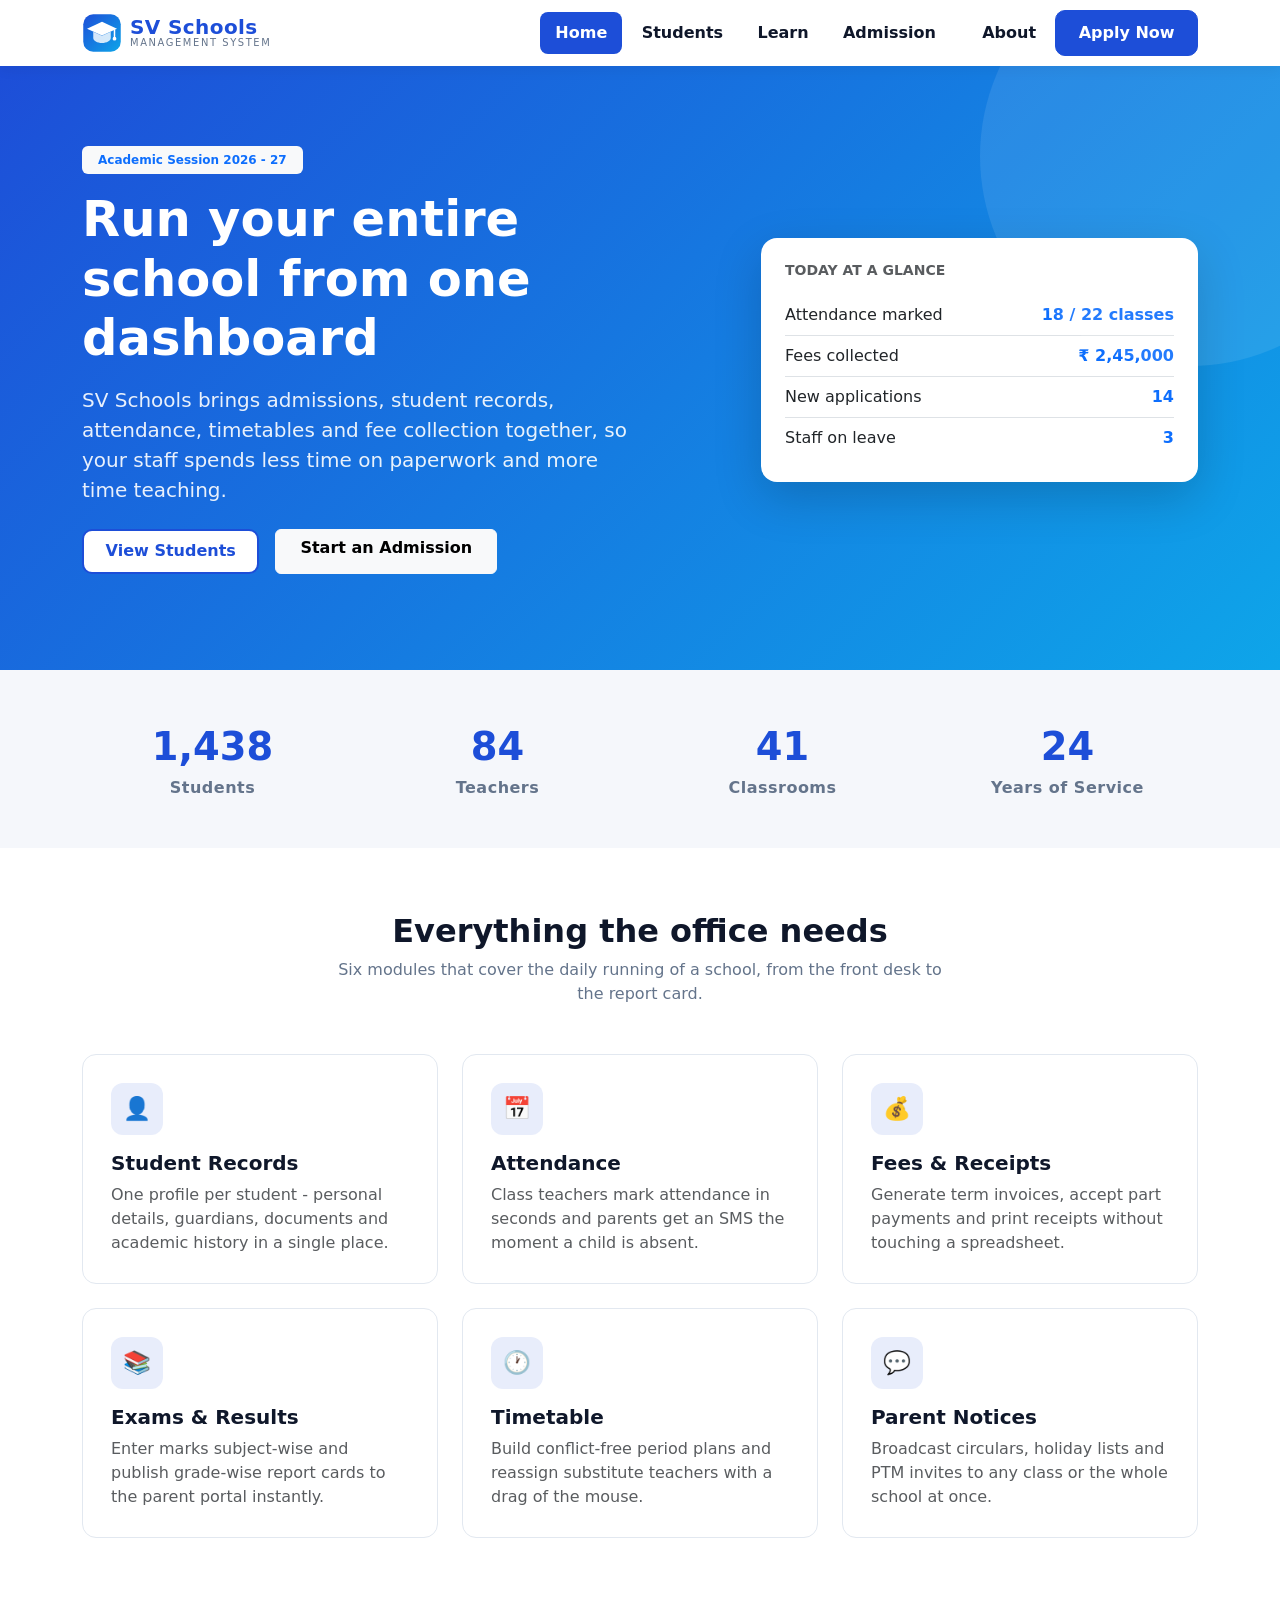
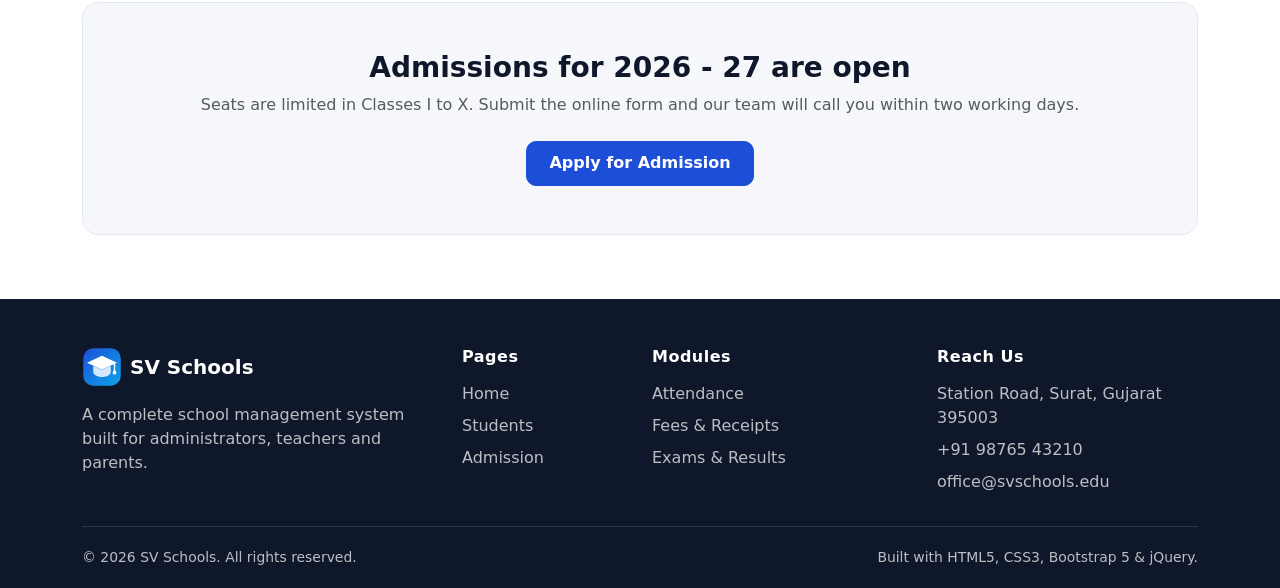
<file: index.html>
<!DOCTYPE html>
<html lang="en">
<head>
  <meta charset="utf-8">
  <meta name="viewport" content="width=device-width, initial-scale=1">
  <meta name="description" content="SV Schools - a simple school management system for students, teachers, attendance and fees.">
  <title>SV Schools | School System</title>

  <link rel="icon" type="image/svg+xml" href="assets/img/favicon.svg">
  <link href="https://cdn.jsdelivr.net/npm/bootstrap@5.3.3/dist/css/bootstrap.min.css" rel="stylesheet">
  <link href="assets/css/style.css" rel="stylesheet">
</head>
<body>

  <!-- ================= NAVBAR ================= -->
  <nav class="navbar navbar-expand-lg sticky-top">
    <div class="container">
      <a class="navbar-brand d-flex align-items-center gap-2" href="index.html">
        <img src="assets/img/logo.svg" alt="SV Schools logo">
        <span class="brand-text">SV Schools<small>Management System</small></span>
      </a>

      <button class="navbar-toggler" type="button" data-bs-toggle="collapse"
              data-bs-target="#mainNav" aria-controls="mainNav"
              aria-expanded="false" aria-label="Toggle navigation">
        <span class="navbar-toggler-icon"></span>
      </button>

      <div class="collapse navbar-collapse" id="mainNav">
        <ul class="navbar-nav ms-auto align-items-lg-center gap-lg-1">
          <li class="nav-item"><a class="nav-link" href="index.html">Home</a></li>
          <li class="nav-item"><a class="nav-link" href="students.html">Students</a></li>
          <li class="nav-item"><a class="nav-link" href="learn.html">Learn</a></li>
          <li class="nav-item"><a class="nav-link" href="admission.html">Admission</a></li>
          <li class="nav-item ms-lg-2">
            <li class="nav-item">
    <a class="nav-link" href="about.html">About</a>
</li>
            <a class="btn btn-sv" href="admission.html">Apply Now</a>
          </li>
        </ul>
      </div>
    </div>
  </nav>

  <!-- ================= HERO ================= -->
  <header class="hero">
    <div class="container">
      <div class="row align-items-center g-5">
        <div class="col-lg-7">
          <span class="badge text-bg-light text-primary mb-3 px-3 py-2">Academic Session 2026 - 27</span>
          <h1 class="mb-3">Run your entire school from one dashboard</h1>
          <p class="lead mb-4">
            SV Schools brings admissions, student records, attendance, timetables and
            fee collection together, so your staff spends less time on paperwork and
            more time teaching.
          </p>
          <div class="d-flex flex-wrap gap-3 justify-content-center justify-content-lg-start">
            <a href="students.html" class="btn btn-light btn-sv-outline bg-white">View Students</a>
            <a href="admission.html" class="btn btn-light px-4 fw-semibold">Start an Admission</a>
          </div>
        </div>
        <div class="col-lg-5">
          <div class="bg-white text-dark rounded-4 p-4 shadow-lg">
            <h6 class="text-uppercase text-muted small fw-bold mb-3">Today at a glance</h6>
            <div class="d-flex justify-content-between border-bottom py-2">
              <span>Attendance marked</span><strong class="text-primary">18 / 22 classes</strong>
            </div>
            <div class="d-flex justify-content-between border-bottom py-2">
              <span>Fees collected</span><strong class="text-primary">&#8377; 2,45,000</strong>
            </div>
            <div class="d-flex justify-content-between border-bottom py-2">
              <span>New applications</span><strong class="text-primary">14</strong>
            </div>
            <div class="d-flex justify-content-between py-2">
              <span>Staff on leave</span><strong class="text-primary">3</strong>
            </div>
          </div>
        </div>
      </div>
    </div>
  </header>

  <!-- ================= STATS ================= -->
  <section class="stats py-5">
    <div class="container">
      <div class="row text-center g-4">
        <div class="col-6 col-lg-3">
          <div class="stat-value counter" data-target="1450">0</div>
          <div class="stat-label">Students</div>
        </div>
        <div class="col-6 col-lg-3">
          <div class="stat-value counter" data-target="86">0</div>
          <div class="stat-label">Teachers</div>
        </div>
        <div class="col-6 col-lg-3">
          <div class="stat-value counter" data-target="42">0</div>
          <div class="stat-label">Classrooms</div>
        </div>
        <div class="col-6 col-lg-3">
          <div class="stat-value counter" data-target="25">0</div>
          <div class="stat-label">Years of Service</div>
        </div>
      </div>
    </div>
  </section>

  <!-- ================= FEATURES ================= -->
  <section class="section" id="features">
    <div class="container">
      <div class="text-center mb-5">
        <h2 class="section-title mb-2">Everything the office needs</h2>
        <p class="section-sub">Six modules that cover the daily running of a school, from the front desk to the report card.</p>
      </div>

      <div class="row g-4">
        <div class="col-md-6 col-lg-4">
          <div class="feature-card">
            <div class="feature-icon">&#128100;</div>
            <h5 class="fw-bold">Student Records</h5>
            <p class="text-muted mb-0">One profile per student - personal details, guardians, documents and academic history in a single place.</p>
          </div>
        </div>
        <div class="col-md-6 col-lg-4">
          <div class="feature-card">
            <div class="feature-icon">&#128197;</div>
            <h5 class="fw-bold">Attendance</h5>
            <p class="text-muted mb-0">Class teachers mark attendance in seconds and parents get an SMS the moment a child is absent.</p>
          </div>
        </div>
        <div class="col-md-6 col-lg-4">
          <div class="feature-card">
            <div class="feature-icon">&#128176;</div>
            <h5 class="fw-bold">Fees &amp; Receipts</h5>
            <p class="text-muted mb-0">Generate term invoices, accept part payments and print receipts without touching a spreadsheet.</p>
          </div>
        </div>
        <div class="col-md-6 col-lg-4">
          <div class="feature-card">
            <div class="feature-icon">&#128218;</div>
            <h5 class="fw-bold">Exams &amp; Results</h5>
            <p class="text-muted mb-0">Enter marks subject-wise and publish grade-wise report cards to the parent portal instantly.</p>
          </div>
        </div>
        <div class="col-md-6 col-lg-4">
          <div class="feature-card">
            <div class="feature-icon">&#128336;</div>
            <h5 class="fw-bold">Timetable</h5>
            <p class="text-muted mb-0">Build conflict-free period plans and reassign substitute teachers with a drag of the mouse.</p>
          </div>
        </div>
        <div class="col-md-6 col-lg-4">
          <div class="feature-card">
            <div class="feature-icon">&#128172;</div>
            <h5 class="fw-bold">Parent Notices</h5>
            <p class="text-muted mb-0">Broadcast circulars, holiday lists and PTM invites to any class or the whole school at once.</p>
          </div>
        </div>
      </div>
    </div>
  </section>

  <!-- ================= CTA ================= -->
  <section class="section pt-0">
    <div class="container">
      <div class="rounded-4 p-4 p-md-5 text-center" style="background: var(--sv-surface); border: 1px solid var(--sv-border);">
        <h3 class="fw-bold mb-2">Admissions for 2026 - 27 are open</h3>
        <p class="text-muted mb-4">Seats are limited in Classes I to X. Submit the online form and our team will call you within two working days.</p>
        <a href="admission.html" class="btn btn-sv">Apply for Admission</a>
      </div>
    </div>
  </section>

  <!-- ================= FOOTER ================= -->
  <footer class="site-footer">
    <div class="container">
      <div class="row g-4">
        <div class="col-lg-4">
          <div class="d-flex align-items-center gap-2 mb-3">
            <img src="assets/img/logo.svg" alt="SV Schools logo" width="40" height="40">
            <span class="fw-bold text-white fs-5">SV Schools</span>
          </div>
          <p class="mb-0">A complete school management system built for administrators, teachers and parents.</p>
        </div>
        <div class="col-6 col-lg-2">
          <h6 class="mb-3">Pages</h6>
          <ul class="list-unstyled d-grid gap-2 mb-0">
            <li><a href="index.html">Home</a></li>
            <li><a href="students.html">Students</a></li>
            <li><a href="admission.html">Admission</a></li>
          </ul>
        </div>
        <div class="col-6 col-lg-3">
          <h6 class="mb-3">Modules</h6>
          <ul class="list-unstyled d-grid gap-2 mb-0">
            <li><a href="#features">Attendance</a></li>
            <li><a href="#features">Fees &amp; Receipts</a></li>
            <li><a href="#features">Exams &amp; Results</a></li>
          </ul>
        </div>
        <div class="col-lg-3">
          <h6 class="mb-3">Reach Us</h6>
          <ul class="list-unstyled d-grid gap-2 mb-0">
            <li>Station Road, Surat, Gujarat 395003</li>
            <li><a href="tel:+919876543210">+91 98765 43210</a></li>
            <li><a href="mailto:office@svschools.edu">office@svschools.edu</a></li>
          </ul>
        </div>
      </div>
      <div class="footer-bottom d-md-flex justify-content-between text-center text-md-start">
        <span>&copy; 2026 SV Schools. All rights reserved.</span>
        <span>Built with HTML5, CSS3, Bootstrap 5 &amp; jQuery.</span>
      </div>
    </div>
  </footer>

  <button id="backToTop" type="button" aria-label="Back to top">&#8593;</button>

  <script src="https://code.jquery.com/jquery-3.7.1.min.js"></script>
  <script src="https://cdn.jsdelivr.net/npm/bootstrap@5.3.3/dist/js/bootstrap.bundle.min.js"></script>
  <script src="assets/js/main.js"></script>
</body>
</html>
</file>
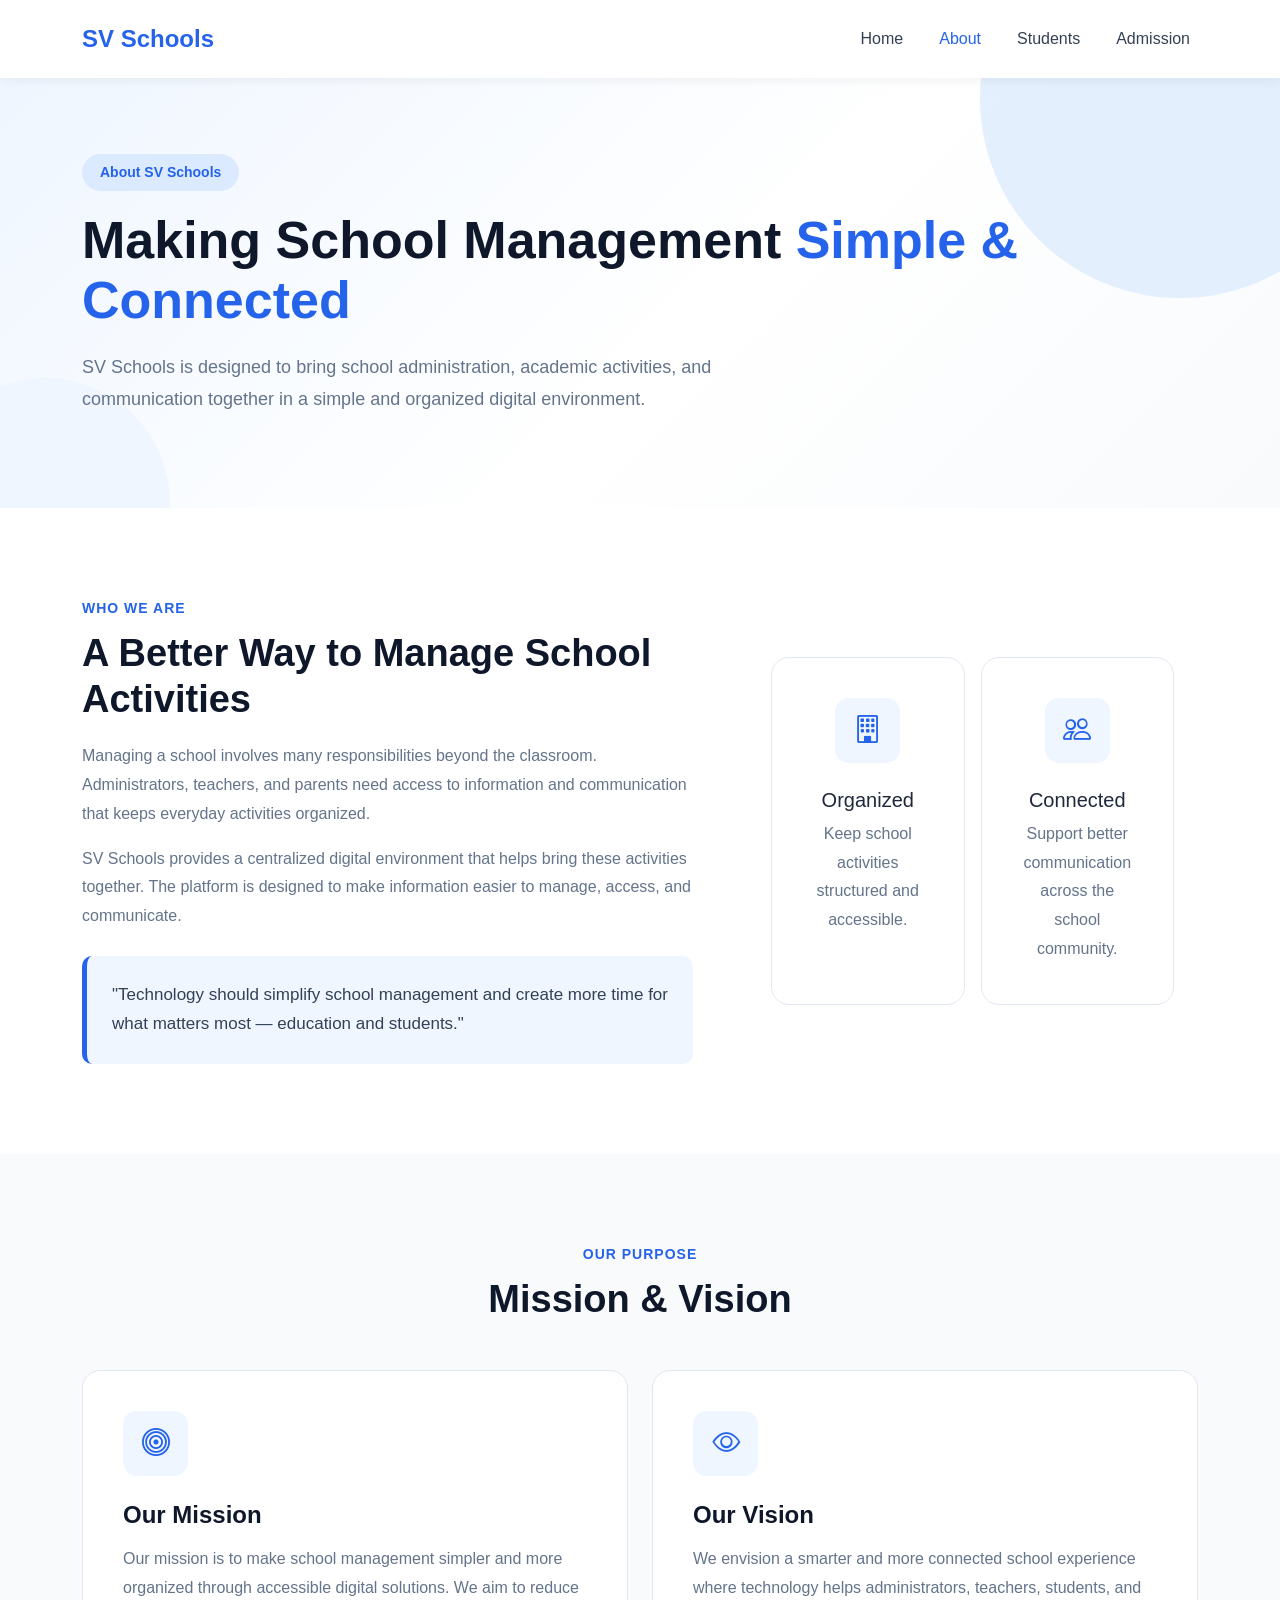
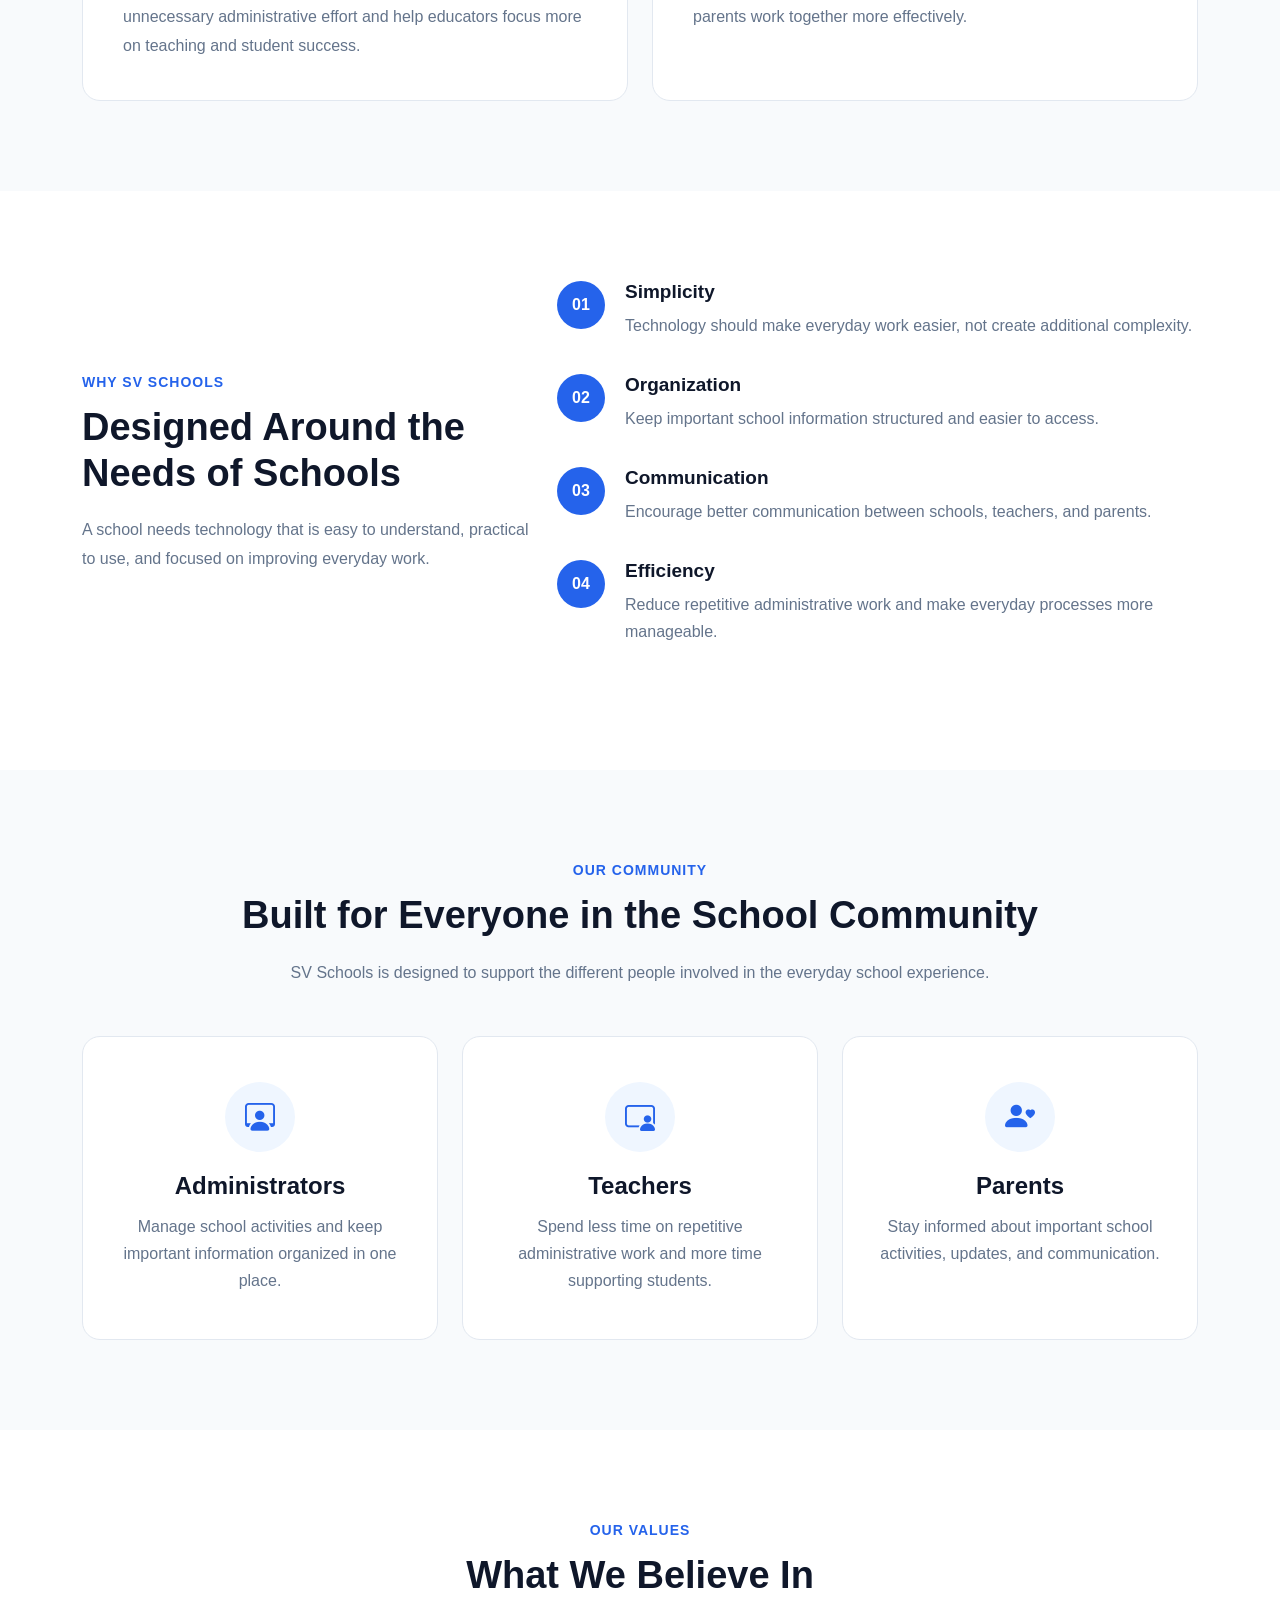
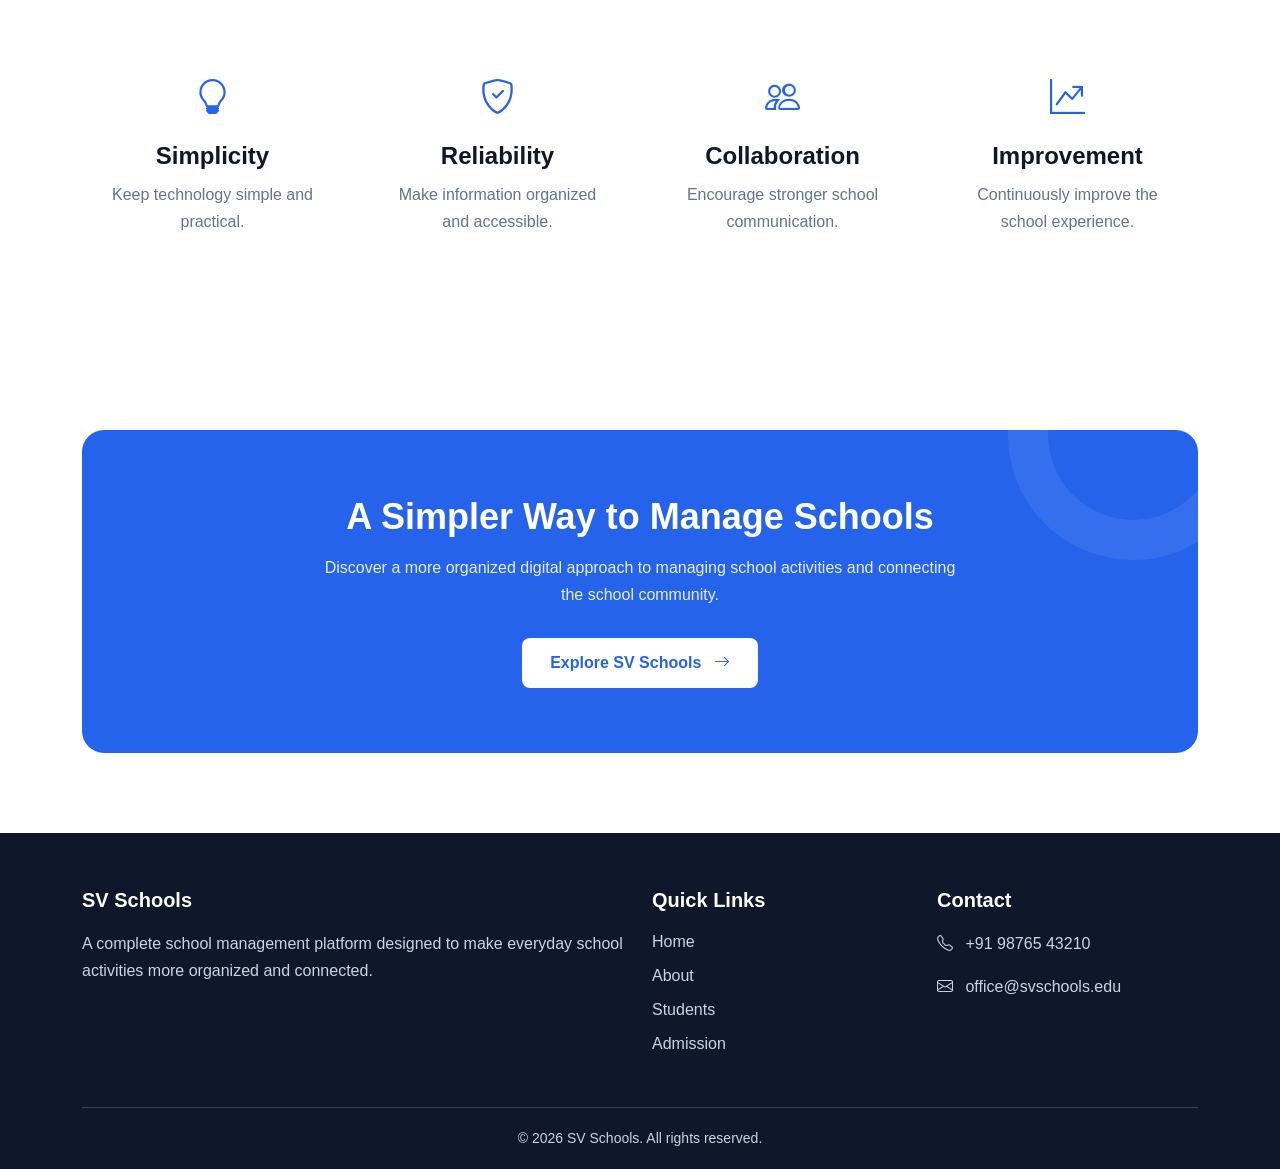
<file: about.html>
<!DOCTYPE html>
<html lang="en">

<head>
    <meta charset="UTF-8">
    <meta name="viewport" content="width=device-width, initial-scale=1.0">

    <title>About Us | SV Schools</title>

    <!-- Bootstrap 5 -->
    <link
        href="https://cdn.jsdelivr.net/npm/bootstrap@5.3.3/dist/css/bootstrap.min.css"
        rel="stylesheet">

    <!-- Bootstrap Icons -->
    <link
        href="https://cdn.jsdelivr.net/npm/bootstrap-icons@1.11.3/font/bootstrap-icons.css"
        rel="stylesheet">

    <style>

        * {
            margin: 0;
            padding: 0;
            box-sizing: border-box;
        }

        body {
            font-family: Arial, Helvetica, sans-serif;
            color: #1e293b;
            background: #ffffff;
        }

        /* =========================
           NAVBAR
        ========================= */

        .navbar {
            background: #ffffff;
            padding: 16px 0;
            box-shadow: 0 2px 12px rgba(0, 0, 0, 0.06);
        }

        .navbar-brand {
            font-size: 24px;
            font-weight: 700;
            color: #2563eb !important;
        }

        .nav-link {
            color: #334155 !important;
            font-weight: 500;
            margin-left: 20px;
        }

        .nav-link:hover,
        .nav-link.active {
            color: #2563eb !important;
        }


        /* =========================
           HERO
        ========================= */

        .about-hero {
            min-height: 430px;
            display: flex;
            align-items: center;
            background:
                linear-gradient(
                    135deg,
                    #eff6ff 0%,
                    #ffffff 55%,
                    #f8fafc 100%
                );
            position: relative;
            overflow: hidden;
        }

        .about-hero::before {
            content: "";
            position: absolute;
            width: 400px;
            height: 400px;
            background: #dbeafe;
            border-radius: 50%;
            top: -180px;
            right: -100px;
            opacity: 0.7;
        }

        .about-hero::after {
            content: "";
            position: absolute;
            width: 250px;
            height: 250px;
            background: #eff6ff;
            border-radius: 50%;
            bottom: -120px;
            left: -80px;
        }

        .hero-content {
            position: relative;
            z-index: 2;
        }

        .hero-label {
            display: inline-block;
            padding: 8px 18px;
            border-radius: 50px;
            background: #dbeafe;
            color: #2563eb;
            font-size: 14px;
            font-weight: 600;
            margin-bottom: 20px;
        }

        .about-hero h1 {
            font-size: 52px;
            font-weight: 750;
            line-height: 1.15;
            color: #0f172a;
        }

        .about-hero h1 span {
            color: #2563eb;
        }

        .hero-description {
            max-width: 700px;
            margin-top: 20px;
            font-size: 18px;
            line-height: 1.8;
            color: #64748b;
        }


        /* =========================
           WHO WE ARE
        ========================= */

        .section {
            padding: 90px 0;
        }

        .section-tag {
            color: #2563eb;
            font-size: 14px;
            font-weight: 700;
            text-transform: uppercase;
            letter-spacing: 1px;
            margin-bottom: 12px;
        }

        .section-title {
            font-size: 38px;
            font-weight: 700;
            color: #0f172a;
            margin-bottom: 20px;
        }

        .section-description {
            color: #64748b;
            font-size: 16px;
            line-height: 1.8;
        }

        .about-text {
            padding-right: 30px;
        }

        .about-highlight {
            background: #eff6ff;
            border-left: 5px solid #2563eb;
            padding: 25px;
            border-radius: 10px;
            margin-top: 25px;
        }

        .about-highlight p {
            margin: 0;
            color: #334155;
            font-size: 17px;
            line-height: 1.7;
            font-weight: 500;
        }


        /* =========================
           MISSION / VISION
        ========================= */

        .mission-section {
            background: #f8fafc;
        }

        .mission-card {
            background: #ffffff;
            padding: 40px;
            border-radius: 18px;
            height: 100%;
            border: 1px solid #e2e8f0;
            transition: all 0.3s ease;
        }

        .mission-card:hover {
            transform: translateY(-6px);
            box-shadow: 0 15px 35px rgba(15, 23, 42, 0.08);
        }

        .mission-icon {
            width: 65px;
            height: 65px;
            display: flex;
            align-items: center;
            justify-content: center;
            background: #eff6ff;
            color: #2563eb;
            border-radius: 14px;
            font-size: 28px;
            margin-bottom: 25px;
        }

        .mission-card h3 {
            font-size: 24px;
            font-weight: 700;
            margin-bottom: 15px;
            color: #0f172a;
        }

        .mission-card p {
            color: #64748b;
            line-height: 1.8;
            margin: 0;
        }


        /* =========================
           WHY SV SCHOOLS
        ========================= */

        .why-section {
            background: #ffffff;
        }

        .why-item {
            display: flex;
            gap: 20px;
            margin-bottom: 35px;
        }

        .why-number {
            min-width: 48px;
            height: 48px;
            border-radius: 50%;
            background: #2563eb;
            color: #ffffff;
            display: flex;
            align-items: center;
            justify-content: center;
            font-weight: 700;
        }

        .why-item h4 {
            font-size: 19px;
            font-weight: 700;
            color: #0f172a;
            margin-bottom: 8px;
        }

        .why-item p {
            color: #64748b;
            line-height: 1.7;
            margin: 0;
        }


        /* =========================
           COMMUNITY
        ========================= */

        .community-section {
            background: #f8fafc;
        }

        .community-card {
            text-align: center;
            padding: 45px 30px;
            background: #ffffff;
            border: 1px solid #e2e8f0;
            border-radius: 18px;
            height: 100%;
            transition: 0.3s ease;
        }

        .community-card:hover {
            transform: translateY(-5px);
            box-shadow: 0 12px 30px rgba(15, 23, 42, 0.08);
        }

        .community-icon {
            width: 70px;
            height: 70px;
            margin: 0 auto 20px;
            border-radius: 50%;
            background: #eff6ff;
            color: #2563eb;
            display: flex;
            align-items: center;
            justify-content: center;
            font-size: 30px;
        }

        .community-card h4 {
            font-weight: 700;
            color: #0f172a;
            margin-bottom: 12px;
        }

        .community-card p {
            color: #64748b;
            line-height: 1.7;
            margin: 0;
        }


        /* =========================
           VALUES
        ========================= */

        .values-section {
            padding: 90px 0;
        }

        .value-box {
            text-align: center;
            padding: 25px;
        }

        .value-box i {
            font-size: 35px;
            color: #2563eb;
            margin-bottom: 18px;
            display: block;
        }

        .value-box h4 {
            font-weight: 700;
            color: #0f172a;
            margin-bottom: 10px;
        }

        .value-box p {
            color: #64748b;
            line-height: 1.7;
            margin: 0;
        }


        /* =========================
           CTA
        ========================= */

        .cta-section {
            padding: 80px 0;
        }

        .cta-box {
            background: #2563eb;
            color: #ffffff;
            padding: 65px 40px;
            border-radius: 22px;
            text-align: center;
            position: relative;
            overflow: hidden;
        }

        .cta-box::before {
            content: "";
            position: absolute;
            width: 250px;
            height: 250px;
            border: 40px solid rgba(255,255,255,0.08);
            border-radius: 50%;
            top: -120px;
            right: -60px;
        }

        .cta-box h2 {
            position: relative;
            font-size: 36px;
            font-weight: 700;
            margin-bottom: 15px;
        }

        .cta-box p {
            position: relative;
            max-width: 650px;
            margin: 0 auto 30px;
            line-height: 1.7;
            opacity: 0.9;
        }

        .cta-button {
            position: relative;
            display: inline-block;
            padding: 13px 28px;
            background: #ffffff;
            color: #2563eb;
            text-decoration: none;
            border-radius: 8px;
            font-weight: 700;
            transition: 0.3s ease;
        }

        .cta-button:hover {
            background: #f1f5f9;
            color: #1d4ed8;
        }


        /* =========================
           FOOTER
        ========================= */

        footer {
            background: #0f172a;
            color: #cbd5e1;
            padding: 55px 0 20px;
        }

        footer h5 {
            color: #ffffff;
            font-weight: 700;
            margin-bottom: 18px;
        }

        footer p {
            line-height: 1.7;
        }

        footer a {
            color: #cbd5e1;
            text-decoration: none;
        }

        footer a:hover {
            color: #ffffff;
        }

        .footer-links {
            list-style: none;
            padding: 0;
        }

        .footer-links li {
            margin-bottom: 10px;
        }

        .copyright {
            border-top: 1px solid #334155;
            margin-top: 35px;
            padding-top: 20px;
            text-align: center;
            font-size: 14px;
        }


        /* =========================
           RESPONSIVE
        ========================= */

        @media (max-width: 768px) {

            .about-hero {
                min-height: 400px;
            }

            .about-hero h1 {
                font-size: 38px;
            }

            .hero-description {
                font-size: 16px;
            }

            .section {
                padding: 65px 0;
            }

            .section-title {
                font-size: 30px;
            }

            .about-text {
                padding-right: 0;
                margin-bottom: 30px;
            }

            .cta-box {
                padding: 45px 25px;
            }

            .cta-box h2 {
                font-size: 28px;
            }

            .nav-link {
                margin-left: 0;
            }
        }

    </style>

</head>

<body>


<!-- =========================
     NAVBAR
========================= -->

<nav class="navbar navbar-expand-lg sticky-top">

    <div class="container">

        <a class="navbar-brand" href="index.html">
            SV Schools
        </a>

        <button
            class="navbar-toggler"
            type="button"
            data-bs-toggle="collapse"
            data-bs-target="#navbarNav"
            aria-controls="navbarNav"
            aria-expanded="false"
            aria-label="Toggle navigation">

            <span class="navbar-toggler-icon"></span>

        </button>


        <div class="collapse navbar-collapse" id="navbarNav">

            <ul class="navbar-nav ms-auto">

                <li class="nav-item">
                    <a class="nav-link" href="index.html">
                        Home
                    </a>
                </li>

                <li class="nav-item">
                    <a class="nav-link active" href="about.html">
                        About
                    </a>
                </li>

                <li class="nav-item">
                    <a class="nav-link" href="students.html">
                        Students
                    </a>
                </li>

                <li class="nav-item">
                    <a class="nav-link" href="admission.html">
                        Admission
                    </a>
                </li>

            </ul>

        </div>

    </div>

</nav>


<!-- =========================
     HERO
========================= -->

<section class="about-hero">

    <div class="container">

        <div class="hero-content">

            <span class="hero-label">
                About SV Schools
            </span>

            <h1>
                Making School Management
                <span>Simple & Connected</span>
            </h1>

            <p class="hero-description">
                SV Schools is designed to bring school administration,
                academic activities, and communication together in a
                simple and organized digital environment.
            </p>

        </div>

    </div>

</section>


<!-- =========================
     WHO WE ARE
========================= -->

<section class="section">

    <div class="container">

        <div class="row align-items-center">

            <div class="col-lg-7">

                <div class="about-text">

                    <div class="section-tag">
                        Who We Are
                    </div>

                    <h2 class="section-title">
                        A Better Way to Manage School Activities
                    </h2>

                    <p class="section-description">
                        Managing a school involves many responsibilities
                        beyond the classroom. Administrators, teachers,
                        and parents need access to information and
                        communication that keeps everyday activities
                        organized.
                    </p>

                    <p class="section-description mt-3">
                        SV Schools provides a centralized digital
                        environment that helps bring these activities
                        together. The platform is designed to make
                        information easier to manage, access, and
                        communicate.
                    </p>

                    <div class="about-highlight">

                        <p>
                            "Technology should simplify school
                            management and create more time for
                            what matters most — education and students."
                        </p>

                    </div>

                </div>

            </div>


            <div class="col-lg-5">

                <div class="p-4">

                    <div class="row g-3">

                        <div class="col-6">

                            <div class="mission-card text-center">

                                <div class="mission-icon mx-auto">
                                    <i class="bi bi-building"></i>
                                </div>

                                <h5>
                                    Organized
                                </h5>

                                <p>
                                    Keep school activities structured
                                    and accessible.
                                </p>

                            </div>

                        </div>


                        <div class="col-6">

                            <div class="mission-card text-center">

                                <div class="mission-icon mx-auto">
                                    <i class="bi bi-people"></i>
                                </div>

                                <h5>
                                    Connected
                                </h5>

                                <p>
                                    Support better communication
                                    across the school community.
                                </p>

                            </div>

                        </div>

                    </div>

                </div>

            </div>

        </div>

    </div>

</section>


<!-- =========================
     MISSION & VISION
========================= -->

<section class="section mission-section">

    <div class="container">

        <div class="text-center mb-5">

            <div class="section-tag">
                Our Purpose
            </div>

            <h2 class="section-title">
                Mission & Vision
            </h2>

        </div>


        <div class="row g-4">

            <div class="col-lg-6">

                <div class="mission-card">

                    <div class="mission-icon">
                        <i class="bi bi-bullseye"></i>
                    </div>

                    <h3>
                        Our Mission
                    </h3>

                    <p>
                        Our mission is to make school management
                        simpler and more organized through accessible
                        digital solutions. We aim to reduce unnecessary
                        administrative effort and help educators focus
                        more on teaching and student success.
                    </p>

                </div>

            </div>


            <div class="col-lg-6">

                <div class="mission-card">

                    <div class="mission-icon">
                        <i class="bi bi-eye"></i>
                    </div>

                    <h3>
                        Our Vision
                    </h3>

                    <p>
                        We envision a smarter and more connected school
                        experience where technology helps administrators,
                        teachers, students, and parents work together
                        more effectively.
                    </p>

                </div>

            </div>

        </div>

    </div>

</section>


<!-- =========================
     WHY SV SCHOOLS
========================= -->

<section class="section why-section">

    <div class="container">

        <div class="row align-items-center">

            <div class="col-lg-5 mb-5 mb-lg-0">

                <div class="section-tag">
                    Why SV Schools
                </div>

                <h2 class="section-title">
                    Designed Around the Needs of Schools
                </h2>

                <p class="section-description">
                    A school needs technology that is easy to
                    understand, practical to use, and focused on
                    improving everyday work.
                </p>

            </div>


            <div class="col-lg-7">

                <div class="why-item">

                    <div class="why-number">
                        01
                    </div>

                    <div>

                        <h4>
                            Simplicity
                        </h4>

                        <p>
                            Technology should make everyday work easier,
                            not create additional complexity.
                        </p>

                    </div>

                </div>


                <div class="why-item">

                    <div class="why-number">
                        02
                    </div>

                    <div>

                        <h4>
                            Organization
                        </h4>

                        <p>
                            Keep important school information structured
                            and easier to access.
                        </p>

                    </div>

                </div>


                <div class="why-item">

                    <div class="why-number">
                        03
                    </div>

                    <div>

                        <h4>
                            Communication
                        </h4>

                        <p>
                            Encourage better communication between
                            schools, teachers, and parents.
                        </p>

                    </div>

                </div>


                <div class="why-item">

                    <div class="why-number">
                        04
                    </div>

                    <div>

                        <h4>
                            Efficiency
                        </h4>

                        <p>
                            Reduce repetitive administrative work and
                            make everyday processes more manageable.
                        </p>

                    </div>

                </div>

            </div>

        </div>

    </div>

</section>


<!-- =========================
     SCHOOL COMMUNITY
========================= -->

<section class="section community-section">

    <div class="container">

        <div class="text-center mb-5">

            <div class="section-tag">
                Our Community
            </div>

            <h2 class="section-title">
                Built for Everyone in the School Community
            </h2>

            <p class="section-description mx-auto"
               style="max-width: 700px;">

                SV Schools is designed to support the different
                people involved in the everyday school experience.

            </p>

        </div>


        <div class="row g-4">

            <div class="col-md-4">

                <div class="community-card">

                    <div class="community-icon">

                        <i class="bi bi-person-workspace"></i>

                    </div>

                    <h4>
                        Administrators
                    </h4>

                    <p>
                        Manage school activities and keep important
                        information organized in one place.
                    </p>

                </div>

            </div>


            <div class="col-md-4">

                <div class="community-card">

                    <div class="community-icon">

                        <i class="bi bi-person-video3"></i>

                    </div>

                    <h4>
                        Teachers
                    </h4>

                    <p>
                        Spend less time on repetitive administrative
                        work and more time supporting students.
                    </p>

                </div>

            </div>


            <div class="col-md-4">

                <div class="community-card">

                    <div class="community-icon">

                        <i class="bi bi-person-heart"></i>

                    </div>

                    <h4>
                        Parents
                    </h4>

                    <p>
                        Stay informed about important school activities,
                        updates, and communication.
                    </p>

                </div>

            </div>

        </div>

    </div>

</section>


<!-- =========================
     VALUES
========================= -->

<section class="values-section">

    <div class="container">

        <div class="text-center mb-5">

            <div class="section-tag">
                Our Values
            </div>

            <h2 class="section-title">
                What We Believe In
            </h2>

        </div>


        <div class="row g-4">

            <div class="col-md-3">

                <div class="value-box">

                    <i class="bi bi-lightbulb"></i>

                    <h4>
                        Simplicity
                    </h4>

                    <p>
                        Keep technology simple and practical.
                    </p>

                </div>

            </div>


            <div class="col-md-3">

                <div class="value-box">

                    <i class="bi bi-shield-check"></i>

                    <h4>
                        Reliability
                    </h4>

                    <p>
                        Make information organized and accessible.
                    </p>

                </div>

            </div>


            <div class="col-md-3">

                <div class="value-box">

                    <i class="bi bi-people"></i>

                    <h4>
                        Collaboration
                    </h4>

                    <p>
                        Encourage stronger school communication.
                    </p>

                </div>

            </div>


            <div class="col-md-3">

                <div class="value-box">

                    <i class="bi bi-graph-up-arrow"></i>

                    <h4>
                        Improvement
                    </h4>

                    <p>
                        Continuously improve the school experience.
                    </p>

                </div>

            </div>

        </div>

    </div>

</section>


<!-- =========================
     CTA
========================= -->

<section class="cta-section">

    <div class="container">

        <div class="cta-box">

            <h2>
                A Simpler Way to Manage Schools
            </h2>

            <p>
                Discover a more organized digital approach to managing
                school activities and connecting the school community.
            </p>

            <a href="index.html" class="cta-button">
                Explore SV Schools
                <i class="bi bi-arrow-right ms-2"></i>
            </a>

        </div>

    </div>

</section>


<!-- =========================
     FOOTER
========================= -->

<footer>

    <div class="container">

        <div class="row g-4">

            <div class="col-lg-6">

                <h5>
                    SV Schools
                </h5>

                <p>
                    A complete school management platform designed
                    to make everyday school activities more organized
                    and connected.
                </p>

            </div>


            <div class="col-lg-3">

                <h5>
                    Quick Links
                </h5>

                <ul class="footer-links">

                    <li>
                        <a href="index.html">
                            Home
                        </a>
                    </li>

                    <li>
                        <a href="about.html">
                            About
                        </a>
                    </li>

                    <li>
                        <a href="students.html">
                            Students
                        </a>
                    </li>

                    <li>
                        <a href="admission.html">
                            Admission
                        </a>
                    </li>

                </ul>

            </div>


            <div class="col-lg-3">

                <h5>
                    Contact
                </h5>

                <p>
                    <i class="bi bi-telephone me-2"></i>
                    +91 98765 43210
                </p>

                <p>
                    <i class="bi bi-envelope me-2"></i>
                    office@svschools.edu
                </p>

            </div>

        </div>


        <div class="copyright">

            © 2026 SV Schools. All rights reserved.

        </div>

    </div>

</footer>


<!-- Bootstrap JS -->

<script
    src="https://cdn.jsdelivr.net/npm/bootstrap@5.3.3/dist/js/bootstrap.bundle.min.js">
</script>


</body>

</html>
</file>
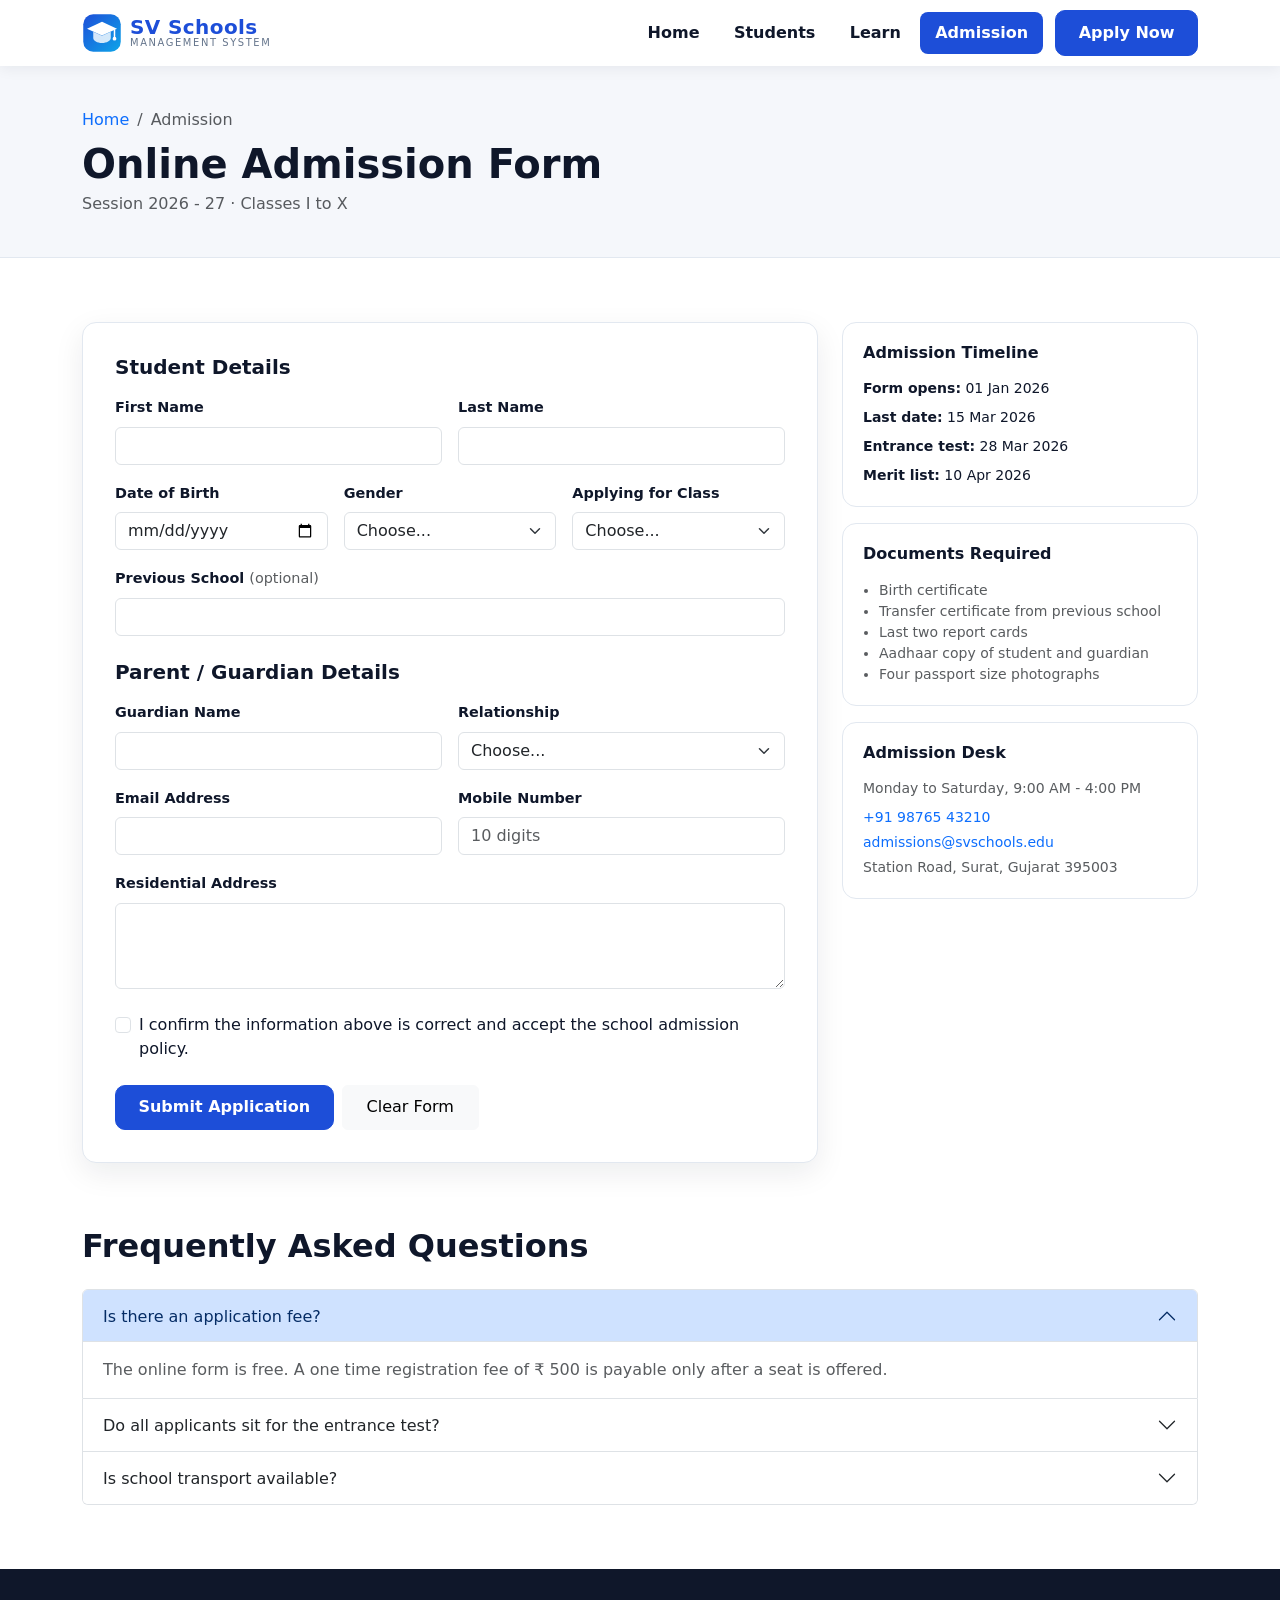
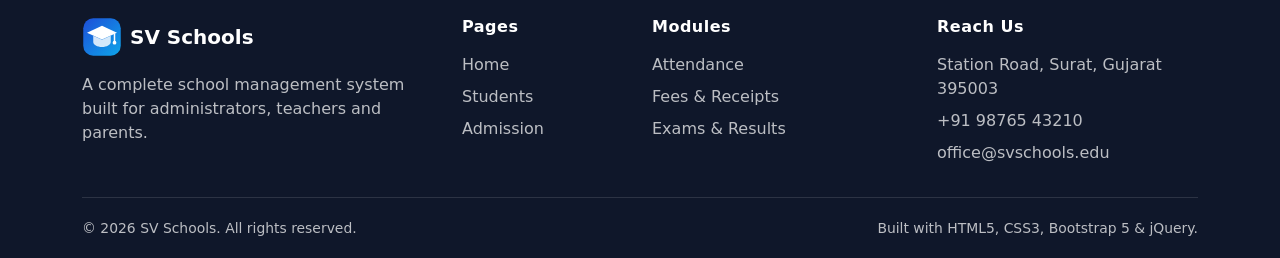
<file: admission.html>
<!DOCTYPE html>
<html lang="en">
<head>
  <meta charset="utf-8">
  <meta name="viewport" content="width=device-width, initial-scale=1">
  <meta name="description" content="Apply online for admission to SV Schools for the 2026-27 academic session.">
  <title>Admission | SV Schools</title>

  <link rel="icon" type="image/svg+xml" href="assets/img/favicon.svg">
  <link href="https://cdn.jsdelivr.net/npm/bootstrap@5.3.3/dist/css/bootstrap.min.css" rel="stylesheet">
  <link href="assets/css/style.css" rel="stylesheet">
</head>
<body>

  <!-- ================= NAVBAR ================= -->
  <nav class="navbar navbar-expand-lg sticky-top">
    <div class="container">
      <a class="navbar-brand d-flex align-items-center gap-2" href="index.html">
        <img src="assets/img/logo.svg" alt="SV Schools logo">
        <span class="brand-text">SV Schools<small>Management System</small></span>
      </a>
      <button class="navbar-toggler" type="button" data-bs-toggle="collapse"
              data-bs-target="#mainNav" aria-controls="mainNav"
              aria-expanded="false" aria-label="Toggle navigation">
        <span class="navbar-toggler-icon"></span>
      </button>
      <div class="collapse navbar-collapse" id="mainNav">
        <ul class="navbar-nav ms-auto align-items-lg-center gap-lg-1">
          <li class="nav-item"><a class="nav-link" href="index.html">Home</a></li>
          <li class="nav-item"><a class="nav-link" href="students.html">Students</a></li>
          <li class="nav-item"><a class="nav-link" href="learn.html">Learn</a></li>
          <li class="nav-item"><a class="nav-link" href="admission.html">Admission</a></li>
          <li class="nav-item ms-lg-2"><a class="btn btn-sv" href="admission.html">Apply Now</a></li>
        </ul>
      </div>
    </div>
  </nav>

  <!-- ================= PAGE HEAD ================= -->
  <section class="page-head">
    <div class="container">
      <nav aria-label="breadcrumb">
        <ol class="breadcrumb small mb-2">
          <li class="breadcrumb-item"><a href="index.html">Home</a></li>
          <li class="breadcrumb-item active" aria-current="page">Admission</li>
        </ol>
      </nav>
      <h1 class="mb-1">Online Admission Form</h1>
      <p class="text-muted mb-0">Session 2026 - 27 &middot; Classes I to X</p>
    </div>
  </section>

  <!-- ================= FORM + INFO ================= -->
  <section class="section">
    <div class="container">
      <div class="row g-4">

        <!-- Form -->
        <div class="col-lg-8">
          <div class="alert alert-success alert-dismissible d-none" id="formSuccess" role="alert">
            <strong>Application received.</strong> Our admission desk will call you within two working days
            on the number you provided.
            <button type="button" class="btn-close"></button>
          </div>

          <div class="form-card">
            <form id="admissionForm" class="needs-validation" novalidate>

              <h5 class="fw-bold mb-3">Student Details</h5>
              <div class="row g-3 mb-4">
                <div class="col-md-6">
                  <label for="admFirst" class="form-label">First Name</label>
                  <input type="text" class="form-control" id="admFirst" required>
                  <div class="invalid-feedback">Please enter the first name.</div>
                </div>
                <div class="col-md-6">
                  <label for="admLast" class="form-label">Last Name</label>
                  <input type="text" class="form-control" id="admLast" required>
                  <div class="invalid-feedback">Please enter the last name.</div>
                </div>
                <div class="col-md-4">
                  <label for="admDob" class="form-label">Date of Birth</label>
                  <input type="date" class="form-control" id="admDob" required>
                  <div class="invalid-feedback">Date of birth is required.</div>
                </div>
                <div class="col-md-4">
                  <label for="admGender" class="form-label">Gender</label>
                  <select class="form-select" id="admGender" required>
                    <option value="">Choose...</option>
                    <option>Female</option>
                    <option>Male</option>
                    <option>Other</option>
                  </select>
                  <div class="invalid-feedback">Please select an option.</div>
                </div>
                <div class="col-md-4">
                  <label for="admClass" class="form-label">Applying for Class</label>
                  <select class="form-select" id="admClass" required>
                    <option value="">Choose...</option>
                    <option>Class I</option>
                    <option>Class II</option>
                    <option>Class III</option>
                    <option>Class IV</option>
                    <option>Class V</option>
                    <option>Class VI</option>
                    <option>Class VII</option>
                    <option>Class VIII</option>
                    <option>Class IX</option>
                    <option>Class X</option>
                  </select>
                  <div class="invalid-feedback">Please select a class.</div>
                </div>
                <div class="col-12">
                  <label for="admPrevSchool" class="form-label">Previous School <span class="text-muted fw-normal">(optional)</span></label>
                  <input type="text" class="form-control" id="admPrevSchool">
                </div>
              </div>

              <h5 class="fw-bold mb-3">Parent / Guardian Details</h5>
              <div class="row g-3 mb-4">
                <div class="col-md-6">
                  <label for="admGuardian" class="form-label">Guardian Name</label>
                  <input type="text" class="form-control" id="admGuardian" required>
                  <div class="invalid-feedback">Guardian name is required.</div>
                </div>
                <div class="col-md-6">
                  <label for="admRelation" class="form-label">Relationship</label>
                  <select class="form-select" id="admRelation" required>
                    <option value="">Choose...</option>
                    <option>Mother</option>
                    <option>Father</option>
                    <option>Legal Guardian</option>
                  </select>
                  <div class="invalid-feedback">Please select a relationship.</div>
                </div>
                <div class="col-md-6">
                  <label for="admEmail" class="form-label">Email Address</label>
                  <input type="email" class="form-control" id="admEmail" required>
                  <div class="invalid-feedback">Enter a valid email address.</div>
                </div>
                <div class="col-md-6">
                  <label for="admPhone" class="form-label">Mobile Number</label>
                  <input type="tel" class="form-control" id="admPhone" placeholder="10 digits" required>
                  <div class="invalid-feedback">Enter a 10 digit mobile number.</div>
                </div>
                <div class="col-12">
                  <label for="admAddress" class="form-label">Residential Address</label>
                  <textarea class="form-control" id="admAddress" rows="3" required></textarea>
                  <div class="invalid-feedback">Address is required.</div>
                </div>
              </div>

              <div class="form-check mb-4">
                <input class="form-check-input" type="checkbox" id="admTerms" required>
                <label class="form-check-label" for="admTerms">
                  I confirm the information above is correct and accept the school admission policy.
                </label>
                <div class="invalid-feedback">You must accept before submitting.</div>
              </div>

              <div class="d-flex flex-wrap gap-2">
                <button type="submit" class="btn btn-sv">Submit Application</button>
                <button type="reset" class="btn btn-light px-4">Clear Form</button>
              </div>
            </form>
          </div>
        </div>

        <!-- Sidebar info -->
        <div class="col-lg-4">
          <div class="d-grid gap-3">
            <div class="info-tile">
              <h6 class="fw-bold mb-3">Admission Timeline</h6>
              <ul class="list-unstyled small mb-0 d-grid gap-2">
                <li><strong>Form opens:</strong> 01 Jan 2026</li>
                <li><strong>Last date:</strong> 15 Mar 2026</li>
                <li><strong>Entrance test:</strong> 28 Mar 2026</li>
                <li><strong>Merit list:</strong> 10 Apr 2026</li>
              </ul>
            </div>

            <div class="info-tile">
              <h6 class="fw-bold mb-3">Documents Required</h6>
              <ul class="small text-muted mb-0 ps-3">
                <li>Birth certificate</li>
                <li>Transfer certificate from previous school</li>
                <li>Last two report cards</li>
                <li>Aadhaar copy of student and guardian</li>
                <li>Four passport size photographs</li>
              </ul>
            </div>

            <div class="info-tile">
              <h6 class="fw-bold mb-3">Admission Desk</h6>
              <p class="small text-muted mb-2">Monday to Saturday, 9:00 AM - 4:00 PM</p>
              <ul class="list-unstyled small mb-0 d-grid gap-1">
                <li><a href="tel:+919876543210">+91 98765 43210</a></li>
                <li><a href="mailto:admissions@svschools.edu">admissions@svschools.edu</a></li>
                <li class="text-muted">Station Road, Surat, Gujarat 395003</li>
              </ul>
            </div>
          </div>
        </div>

      </div>
    </div>
  </section>

  <!-- ================= FAQ ================= -->
  <section class="section pt-0">
    <div class="container">
      <h2 class="section-title mb-4">Frequently Asked Questions</h2>
      <div class="accordion" id="faqAccordion">
        <div class="accordion-item">
          <h2 class="accordion-header">
            <button class="accordion-button" type="button" data-bs-toggle="collapse" data-bs-target="#faq1">
              Is there an application fee?
            </button>
          </h2>
          <div id="faq1" class="accordion-collapse collapse show" data-bs-parent="#faqAccordion">
            <div class="accordion-body text-muted">
              The online form is free. A one time registration fee of &#8377; 500 is payable only after
              a seat is offered.
            </div>
          </div>
        </div>
        <div class="accordion-item">
          <h2 class="accordion-header">
            <button class="accordion-button collapsed" type="button" data-bs-toggle="collapse" data-bs-target="#faq2">
              Do all applicants sit for the entrance test?
            </button>
          </h2>
          <div id="faq2" class="accordion-collapse collapse" data-bs-parent="#faqAccordion">
            <div class="accordion-body text-muted">
              Classes I and II are admitted through an informal interaction with the child and guardians.
              Classes III to X sit for a written test in English, Mathematics and General Science.
            </div>
          </div>
        </div>
        <div class="accordion-item">
          <h2 class="accordion-header">
            <button class="accordion-button collapsed" type="button" data-bs-toggle="collapse" data-bs-target="#faq3">
              Is school transport available?
            </button>
          </h2>
          <div id="faq3" class="accordion-collapse collapse" data-bs-parent="#faqAccordion">
            <div class="accordion-body text-muted">
              Yes. Twelve buses cover routes across the city. Route and fare details are shared along
              with the admission offer letter.
            </div>
          </div>
        </div>
      </div>
    </div>
  </section>

  <!-- ================= FOOTER ================= -->
  <footer class="site-footer">
    <div class="container">
      <div class="row g-4">
        <div class="col-lg-4">
          <div class="d-flex align-items-center gap-2 mb-3">
            <img src="assets/img/logo.svg" alt="SV Schools logo" width="40" height="40">
            <span class="fw-bold text-white fs-5">SV Schools</span>
          </div>
          <p class="mb-0">A complete school management system built for administrators, teachers and parents.</p>
        </div>
        <div class="col-6 col-lg-2">
          <h6 class="mb-3">Pages</h6>
          <ul class="list-unstyled d-grid gap-2 mb-0">
            <li><a href="index.html">Home</a></li>
            <li><a href="students.html">Students</a></li>
            <li><a href="admission.html">Admission</a></li>
          </ul>
        </div>
        <div class="col-6 col-lg-3">
          <h6 class="mb-3">Modules</h6>
          <ul class="list-unstyled d-grid gap-2 mb-0">
            <li><a href="index.html#features">Attendance</a></li>
            <li><a href="index.html#features">Fees &amp; Receipts</a></li>
            <li><a href="index.html#features">Exams &amp; Results</a></li>
          </ul>
        </div>
        <div class="col-lg-3">
          <h6 class="mb-3">Reach Us</h6>
          <ul class="list-unstyled d-grid gap-2 mb-0">
            <li>Station Road, Surat, Gujarat 395003</li>
            <li><a href="tel:+919876543210">+91 98765 43210</a></li>
            <li><a href="mailto:office@svschools.edu">office@svschools.edu</a></li>
          </ul>
        </div>
      </div>
      <div class="footer-bottom d-md-flex justify-content-between text-center text-md-start">
        <span>&copy; 2026 SV Schools. All rights reserved.</span>
        <span>Built with HTML5, CSS3, Bootstrap 5 &amp; jQuery.</span>
      </div>
    </div>
  </footer>

  <button id="backToTop" type="button" aria-label="Back to top">&#8593;</button>

  <script src="https://code.jquery.com/jquery-3.7.1.min.js"></script>
  <script src="https://cdn.jsdelivr.net/npm/bootstrap@5.3.3/dist/js/bootstrap.bundle.min.js"></script>
  <script src="assets/js/main.js"></script>
</body>
</html>
</file>
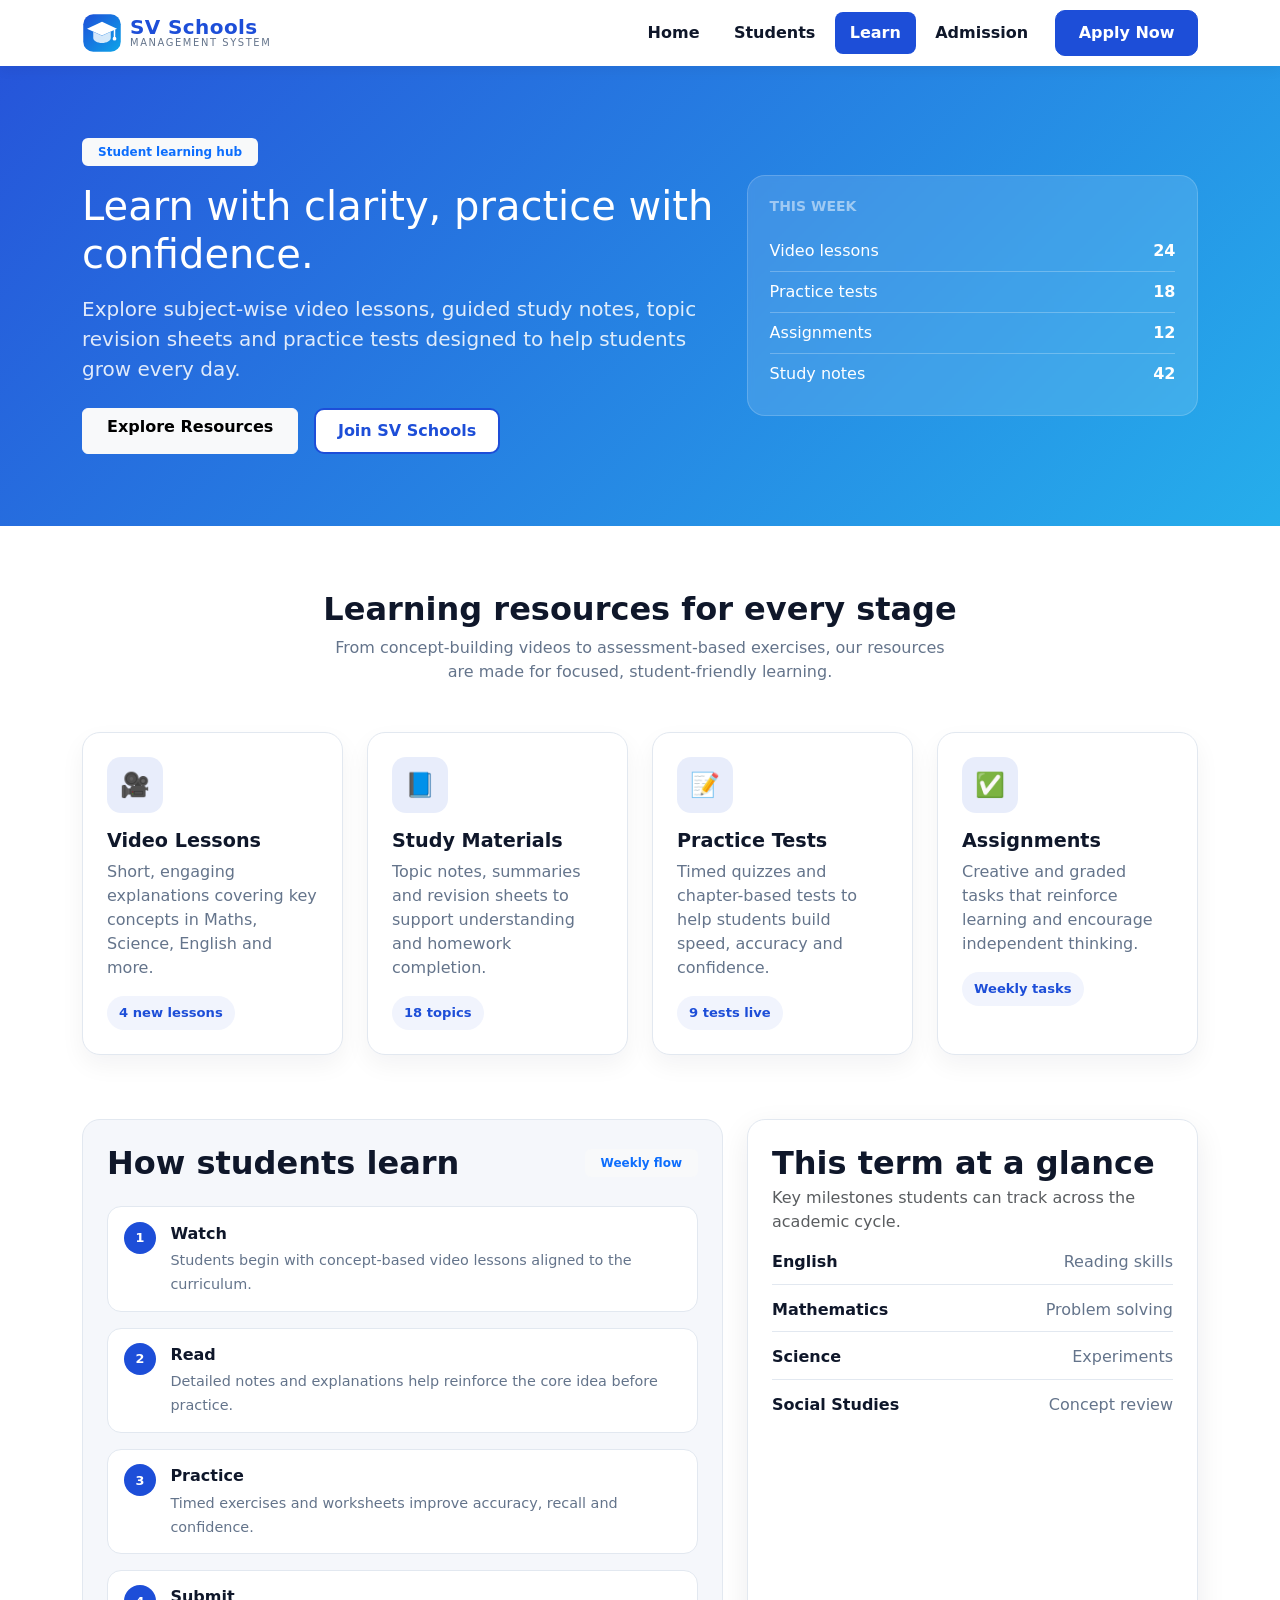
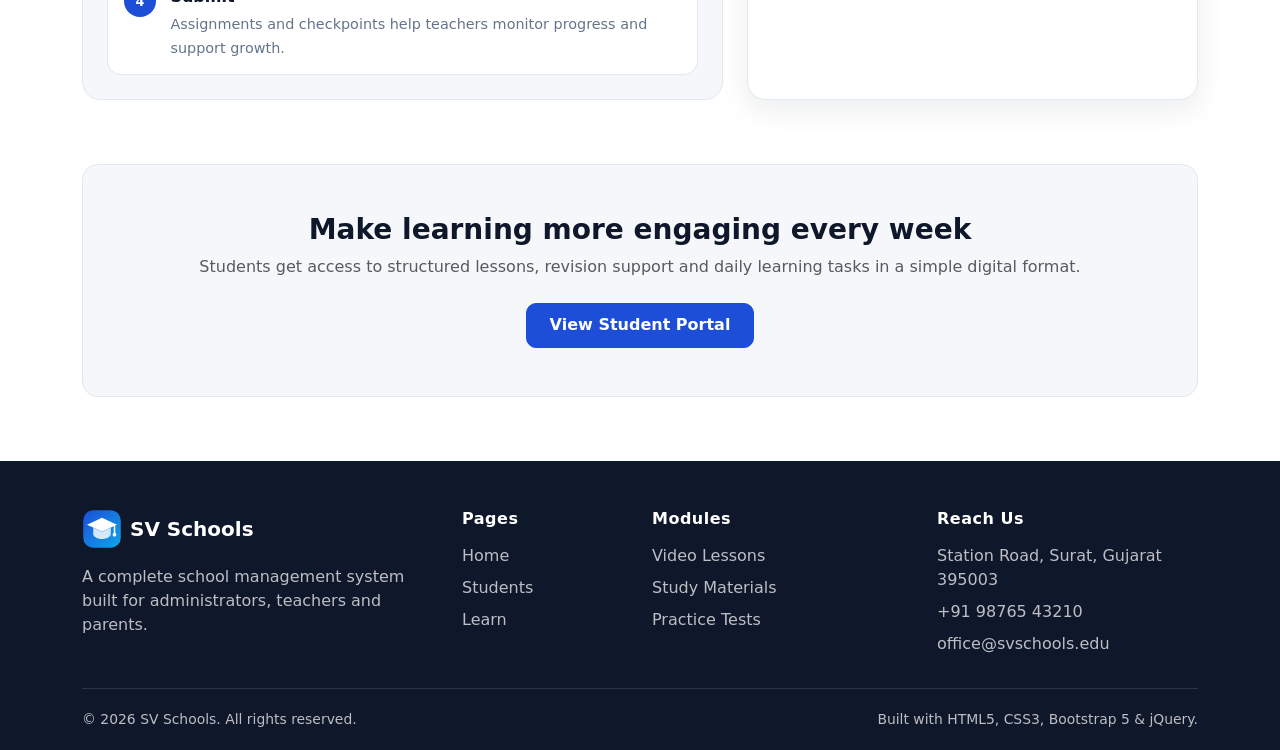
<file: learn.html>
<!DOCTYPE html>
<html lang="en">
<head>
  <meta charset="utf-8">
  <meta name="viewport" content="width=device-width, initial-scale=1">
  <meta name="description" content="Learn at SV Schools - video lessons, study materials, practice tests and assignments for students.">
  <title>Learn | SV Schools</title>

  <link rel="icon" type="image/svg+xml" href="assets/img/favicon.svg">
  <link href="https://cdn.jsdelivr.net/npm/bootstrap@5.3.3/dist/css/bootstrap.min.css" rel="stylesheet">
  <link href="assets/css/style.css" rel="stylesheet">
</head>
<body>

  <!-- ================= NAVBAR ================= -->
  <nav class="navbar navbar-expand-lg sticky-top">
    <div class="container">
      <a class="navbar-brand d-flex align-items-center gap-2" href="index.html">
        <img src="assets/img/logo.svg" alt="SV Schools logo">
        <span class="brand-text">SV Schools<small>Management System</small></span>
      </a>
      <button class="navbar-toggler" type="button" data-bs-toggle="collapse"
              data-bs-target="#mainNav" aria-controls="mainNav"
              aria-expanded="false" aria-label="Toggle navigation">
        <span class="navbar-toggler-icon"></span>
      </button>
      <div class="collapse navbar-collapse" id="mainNav">
        <ul class="navbar-nav ms-auto align-items-lg-center gap-lg-1">
          <li class="nav-item"><a class="nav-link" href="index.html">Home</a></li>
          <li class="nav-item"><a class="nav-link" href="students.html">Students</a></li>
          <li class="nav-item"><a class="nav-link" href="learn.html">Learn</a></li>
          <li class="nav-item"><a class="nav-link" href="admission.html">Admission</a></li>
          <li class="nav-item ms-lg-2"><a class="btn btn-sv" href="admission.html">Apply Now</a></li>
        </ul>
      </div>
    </div>
  </nav>

  <!-- ================= PAGE HEAD ================= -->
  <section class="learn-hero">
    <div class="container">
      <div class="row align-items-center g-4">
        <div class="col-lg-7">
          <span class="badge text-bg-light text-primary mb-3 px-3 py-2">Student learning hub</span>
          <h1 class="mb-3">Learn with clarity, practice with confidence.</h1>
          <p class="lead mb-4">Explore subject-wise video lessons, guided study notes, topic revision sheets and practice tests designed to help students grow every day.</p>
          <div class="d-flex flex-wrap gap-3">
            <a href="#resources" class="btn btn-light px-4 fw-semibold">Explore Resources</a>
            <a href="admission.html" class="btn btn-sv-outline bg-white">Join SV Schools</a>
          </div>
        </div>
        <div class="col-lg-5">
          <div class="learn-summary">
            <h6 class="text-uppercase text-white-50 small fw-bold mb-3">This week</h6>
            <div class="d-flex justify-content-between border-bottom border-white border-opacity-25 py-2">
              <span>Video lessons</span><strong>24</strong>
            </div>
            <div class="d-flex justify-content-between border-bottom border-white border-opacity-25 py-2">
              <span>Practice tests</span><strong>18</strong>
            </div>
            <div class="d-flex justify-content-between border-bottom border-white border-opacity-25 py-2">
              <span>Assignments</span><strong>12</strong>
            </div>
            <div class="d-flex justify-content-between py-2">
              <span>Study notes</span><strong>42</strong>
            </div>
          </div>
        </div>
      </div>
    </div>
  </section>

  <!-- ================= RESOURCES ================= -->
  <section class="section" id="resources">
    <div class="container">
      <div class="text-center mb-5">
        <h2 class="section-title mb-2">Learning resources for every stage</h2>
        <p class="section-sub">From concept-building videos to assessment-based exercises, our resources are made for focused, student-friendly learning.</p>
      </div>

      <div class="row g-4">
        <div class="col-md-6 col-xl-3">
          <div class="resource-card">
            <div class="resource-icon">🎥</div>
            <h3>Video Lessons</h3>
            <p>Short, engaging explanations covering key concepts in Maths, Science, English and more.</p>
            <span class="resource-meta">4 new lessons</span>
          </div>
        </div>
        <div class="col-md-6 col-xl-3">
          <div class="resource-card">
            <div class="resource-icon">📘</div>
            <h3>Study Materials</h3>
            <p>Topic notes, summaries and revision sheets to support understanding and homework completion.</p>
            <span class="resource-meta">18 topics</span>
          </div>
        </div>
        <div class="col-md-6 col-xl-3">
          <div class="resource-card">
            <div class="resource-icon">📝</div>
            <h3>Practice Tests</h3>
            <p>Timed quizzes and chapter-based tests to help students build speed, accuracy and confidence.</p>
            <span class="resource-meta">9 tests live</span>
          </div>
        </div>
        <div class="col-md-6 col-xl-3">
          <div class="resource-card">
            <div class="resource-icon">✅</div>
            <h3>Assignments</h3>
            <p>Creative and graded tasks that reinforce learning and encourage independent thinking.</p>
            <span class="resource-meta">Weekly tasks</span>
          </div>
        </div>
      </div>
    </div>
  </section>

  <!-- ================= LEARNING TRACK ================= -->
  <section class="section pt-0">
    <div class="container">
      <div class="row g-4 align-items-stretch">
        <div class="col-lg-7">
          <div class="learning-grid h-100">
            <div class="d-flex justify-content-between align-items-center mb-4 flex-wrap gap-2">
              <h2 class="section-title mb-0">How students learn</h2>
              <span class="badge text-bg-light text-primary px-3 py-2">Weekly flow</span>
            </div>

            <ul class="track-list">
              <li>
                <span class="track-number">1</span>
                <div class="track-copy">
                  <strong>Watch</strong>
                  <span>Students begin with concept-based video lessons aligned to the curriculum.</span>
                </div>
              </li>
              <li>
                <span class="track-number">2</span>
                <div class="track-copy">
                  <strong>Read</strong>
                  <span>Detailed notes and explanations help reinforce the core idea before practice.</span>
                </div>
              </li>
              <li>
                <span class="track-number">3</span>
                <div class="track-copy">
                  <strong>Practice</strong>
                  <span>Timed exercises and worksheets improve accuracy, recall and confidence.</span>
                </div>
              </li>
              <li>
                <span class="track-number">4</span>
                <div class="track-copy">
                  <strong>Submit</strong>
                  <span>Assignments and checkpoints help teachers monitor progress and support growth.</span>
                </div>
              </li>
            </ul>
          </div>
        </div>

        <div class="col-lg-5">
          <div class="milestone-card h-100">
            <h2 class="section-title mb-1">This term at a glance</h2>
            <p class="text-muted mb-0">Key milestones students can track across the academic cycle.</p>

            <ul class="milestone-list">
              <li>
                <strong>English</strong>
                <span>Reading skills</span>
              </li>
              <li>
                <strong>Mathematics</strong>
                <span>Problem solving</span>
              </li>
              <li>
                <strong>Science</strong>
                <span>Experiments</span>
              </li>
              <li>
                <strong>Social Studies</strong>
                <span>Concept review</span>
              </li>
            </ul>
          </div>
        </div>
      </div>
    </div>
  </section>

  <!-- ================= CTA ================= -->
  <section class="section pt-0">
    <div class="container">
      <div class="rounded-4 p-4 p-md-5 text-center" style="background: var(--sv-surface); border: 1px solid var(--sv-border);">
        <h3 class="fw-bold mb-2">Make learning more engaging every week</h3>
        <p class="text-muted mb-4">Students get access to structured lessons, revision support and daily learning tasks in a simple digital format.</p>
        <a href="students.html" class="btn btn-sv">View Student Portal</a>
      </div>
    </div>
  </section>

  <!-- ================= FOOTER ================= -->
  <footer class="site-footer">
    <div class="container">
      <div class="row g-4">
        <div class="col-lg-4">
          <div class="d-flex align-items-center gap-2 mb-3">
            <img src="assets/img/logo.svg" alt="SV Schools logo" width="40" height="40">
            <span class="fw-bold text-white fs-5">SV Schools</span>
          </div>
          <p class="mb-0">A complete school management system built for administrators, teachers and parents.</p>
        </div>
        <div class="col-6 col-lg-2">
          <h6 class="mb-3">Pages</h6>
          <ul class="list-unstyled d-grid gap-2 mb-0">
            <li><a href="index.html">Home</a></li>
            <li><a href="students.html">Students</a></li>
            <li><a href="learn.html">Learn</a></li>
          </ul>
        </div>
        <div class="col-6 col-lg-3">
          <h6 class="mb-3">Modules</h6>
          <ul class="list-unstyled d-grid gap-2 mb-0">
            <li><a href="#resources">Video Lessons</a></li>
            <li><a href="#resources">Study Materials</a></li>
            <li><a href="#resources">Practice Tests</a></li>
          </ul>
        </div>
        <div class="col-lg-3">
          <h6 class="mb-3">Reach Us</h6>
          <ul class="list-unstyled d-grid gap-2 mb-0">
            <li>Station Road, Surat, Gujarat 395003</li>
            <li><a href="tel:+919876543210">+91 98765 43210</a></li>
            <li><a href="mailto:office@svschools.edu">office@svschools.edu</a></li>
          </ul>
        </div>
      </div>
      <div class="footer-bottom d-md-flex justify-content-between text-center text-md-start">
        <span>&copy; 2026 SV Schools. All rights reserved.</span>
        <span>Built with HTML5, CSS3, Bootstrap 5 &amp; jQuery.</span>
      </div>
    </div>
  </footer>

  <button id="backToTop" type="button" aria-label="Back to top">&#8593;</button>

  <script src="https://code.jquery.com/jquery-3.7.1.min.js"></script>
  <script src="https://cdn.jsdelivr.net/npm/bootstrap@5.3.3/dist/js/bootstrap.bundle.min.js"></script>
  <script src="assets/js/main.js"></script>
</body>
</html>
</file>
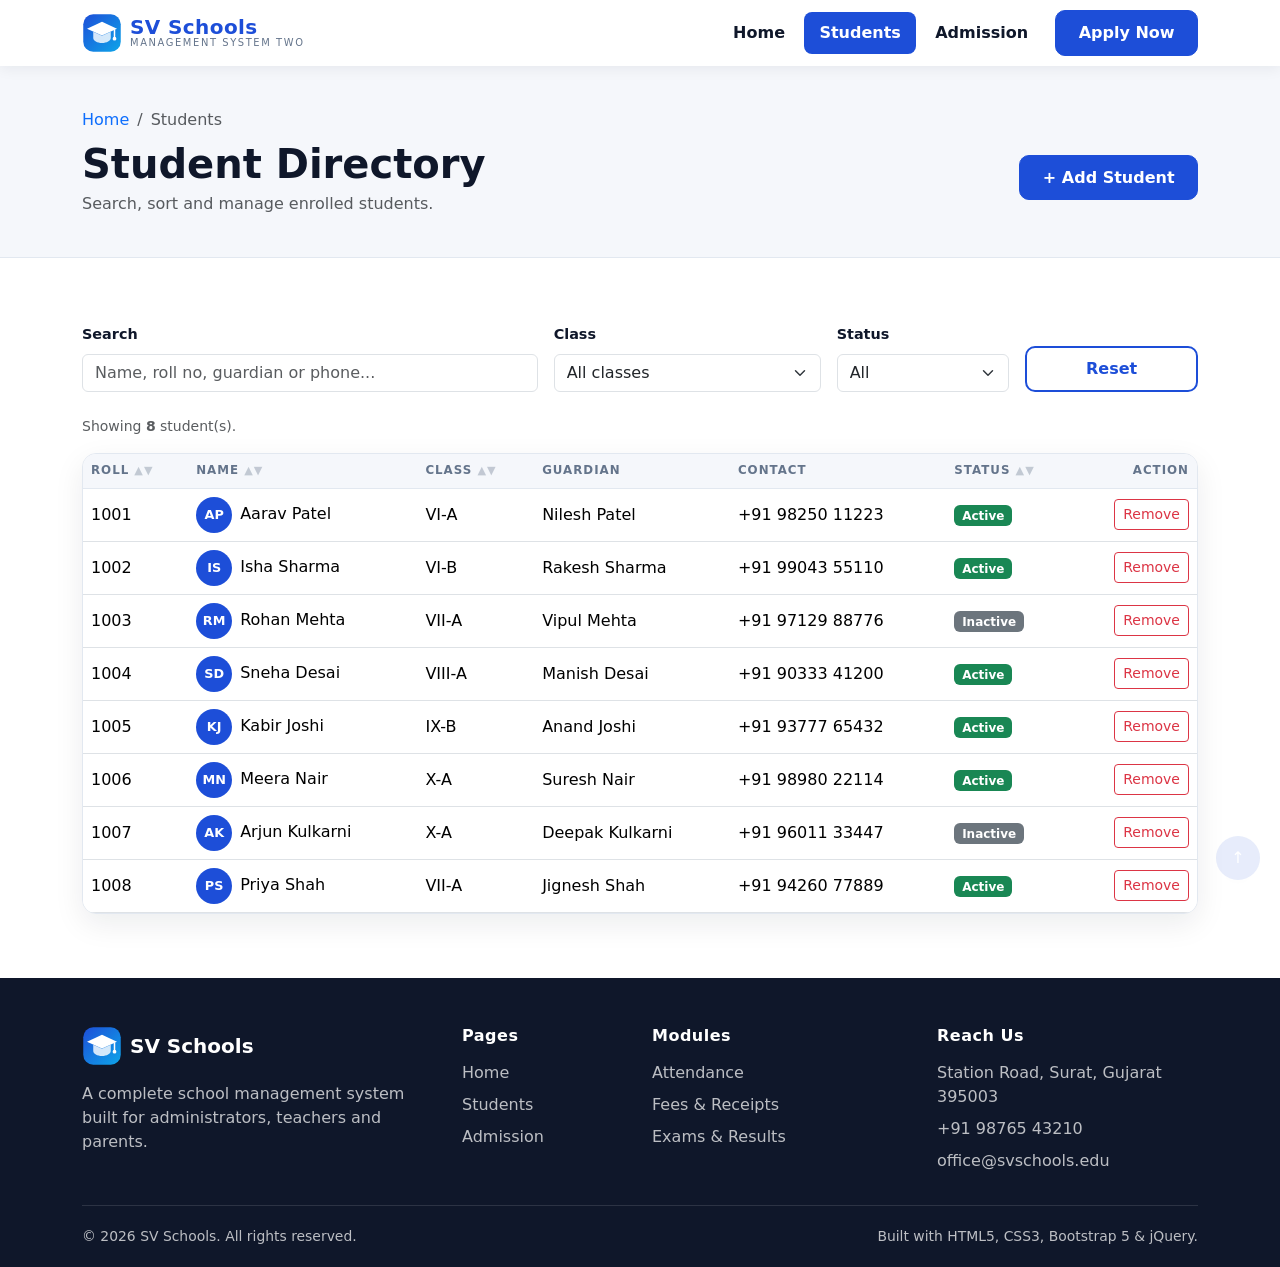
<file: students.html>
<!DOCTYPE html>
<html lang="en">
<head>
  <meta charset="utf-8">
  <meta name="viewport" content="width=device-width, initial-scale=1">
  <meta name="description" content="Student directory - search, filter and manage student records at SV Schools.">
  <title>Students | SV Schools | Static</title>

  <link rel="icon" type="image/svg+xml" href="assets/img/favicon.svg">
  <link href="https://cdn.jsdelivr.net/npm/bootstrap@5.3.3/dist/css/bootstrap.min.css" rel="stylesheet">
  <link href="assets/css/style.css" rel="stylesheet">
</head>
<body>

  <!-- ================= NAVBAR ================= -->
  <nav class="navbar navbar-expand-lg sticky-top">
    <div class="container">
      <a class="navbar-brand d-flex align-items-center gap-2" href="index.html">
        <img src="assets/img/logo.svg" alt="SV Schools logo">
        <span class="brand-text">SV Schools<small>Management System Two</small></span>
      </a>
      <button class="navbar-toggler" type="button" data-bs-toggle="collapse"
              data-bs-target="#mainNav" aria-controls="mainNav"
              aria-expanded="false" aria-label="Toggle navigation">
        <span class="navbar-toggler-icon"></span>
      </button>
      <div class="collapse navbar-collapse" id="mainNav">
        <ul class="navbar-nav ms-auto align-items-lg-center gap-lg-1">
          <li class="nav-item"><a class="nav-link" href="index.html">Home</a></li>
          <li class="nav-item"><a class="nav-link" href="students.html">Students</a></li>
          <li class="nav-item"><a class="nav-link" href="admission.html">Admission</a></li>
          <li class="nav-item ms-lg-2"><a class="btn btn-sv" href="admission.html">Apply Now</a></li>
        </ul>
      </div>
    </div>
  </nav>

  <!-- ================= PAGE HEAD ================= -->
  <section class="page-head">
    <div class="container">
      <nav aria-label="breadcrumb">
        <ol class="breadcrumb small mb-2">
          <li class="breadcrumb-item"><a href="index.html">Home</a></li>
          <li class="breadcrumb-item active" aria-current="page">Students</li>
        </ol>
      </nav>
      <div class="d-md-flex align-items-center justify-content-between">
        <div>
          <h1 class="mb-1">Student Directory</h1>
          <p class="text-muted mb-0">Search, sort and manage enrolled students.</p>
        </div>
        <button class="btn btn-sv mt-3 mt-md-0" data-bs-toggle="modal" data-bs-target="#addStudentModal">
          + Add Student
        </button>
      </div>
    </div>
  </section>

  <!-- ================= DIRECTORY ================= -->
  <section class="section">
    <div class="container">

      <!-- Filters -->
      <div class="row g-3 mb-4">
        <div class="col-lg-5">
          <label for="searchInput" class="form-label">Search</label>
          <input type="search" class="form-control" id="searchInput"
                 placeholder="Name, roll no, guardian or phone...">
        </div>
        <div class="col-6 col-lg-3">
          <label for="classFilter" class="form-label">Class</label>
          <select class="form-select" id="classFilter">
            <option value="">All classes</option>
            <option>VI-A</option>
            <option>VI-B</option>
            <option>VII-A</option>
            <option>VIII-A</option>
            <option>IX-B</option>
            <option>X-A</option>
          </select>
        </div>
        <div class="col-6 col-lg-2">
          <label for="statusFilter" class="form-label">Status</label>
          <select class="form-select" id="statusFilter">
            <option value="">All</option>
            <option>Active</option>
            <option>Inactive</option>
          </select>
        </div>
        <div class="col-lg-2 d-flex align-items-end">
          <button type="button" class="btn btn-sv-outline w-100" id="resetFilters">Reset</button>
        </div>
      </div>

      <p class="text-muted small">Showing <strong id="resultCount">0</strong> student(s).</p>

      <!-- Table -->
      <div class="table-card">
        <div class="table-responsive">
          <table class="table align-middle mb-0" id="studentTable">
            <thead>
              <tr>
                <th class="sortable">Roll <span class="arrow">&#9650;&#9660;</span></th>
                <th class="sortable">Name <span class="arrow">&#9650;&#9660;</span></th>
                <th class="sortable">Class <span class="arrow">&#9650;&#9660;</span></th>
                <th>Guardian</th>
                <th>Contact</th>
                <th class="sortable">Status <span class="arrow">&#9650;&#9660;</span></th>
                <th class="text-end">Action</th>
              </tr>
            </thead>
            <tbody>
              <tr>
                <td class="s-roll">1001</td>
                <td><span class="avatar me-2">AP</span><span class="s-name">Aarav Patel</span></td>
                <td class="s-class">VI-A</td>
                <td>Nilesh Patel</td>
                <td>+91 98250 11223</td>
                <td><span class="badge text-bg-success s-status">Active</span></td>
                <td class="text-end"><button type="button" class="btn btn-sm btn-outline-danger btn-remove">Remove</button></td>
              </tr>
              <tr>
                <td class="s-roll">1002</td>
                <td><span class="avatar me-2">IS</span><span class="s-name">Isha Sharma</span></td>
                <td class="s-class">VI-B</td>
                <td>Rakesh Sharma</td>
                <td>+91 99043 55110</td>
                <td><span class="badge text-bg-success s-status">Active</span></td>
                <td class="text-end"><button type="button" class="btn btn-sm btn-outline-danger btn-remove">Remove</button></td>
              </tr>
              <tr>
                <td class="s-roll">1003</td>
                <td><span class="avatar me-2">RM</span><span class="s-name">Rohan Mehta</span></td>
                <td class="s-class">VII-A</td>
                <td>Vipul Mehta</td>
                <td>+91 97129 88776</td>
                <td><span class="badge text-bg-secondary s-status">Inactive</span></td>
                <td class="text-end"><button type="button" class="btn btn-sm btn-outline-danger btn-remove">Remove</button></td>
              </tr>
              <tr>
                <td class="s-roll">1004</td>
                <td><span class="avatar me-2">SD</span><span class="s-name">Sneha Desai</span></td>
                <td class="s-class">VIII-A</td>
                <td>Manish Desai</td>
                <td>+91 90333 41200</td>
                <td><span class="badge text-bg-success s-status">Active</span></td>
                <td class="text-end"><button type="button" class="btn btn-sm btn-outline-danger btn-remove">Remove</button></td>
              </tr>
              <tr>
                <td class="s-roll">1005</td>
                <td><span class="avatar me-2">KJ</span><span class="s-name">Kabir Joshi</span></td>
                <td class="s-class">IX-B</td>
                <td>Anand Joshi</td>
                <td>+91 93777 65432</td>
                <td><span class="badge text-bg-success s-status">Active</span></td>
                <td class="text-end"><button type="button" class="btn btn-sm btn-outline-danger btn-remove">Remove</button></td>
              </tr>
              <tr>
                <td class="s-roll">1006</td>
                <td><span class="avatar me-2">MN</span><span class="s-name">Meera Nair</span></td>
                <td class="s-class">X-A</td>
                <td>Suresh Nair</td>
                <td>+91 98980 22114</td>
                <td><span class="badge text-bg-success s-status">Active</span></td>
                <td class="text-end"><button type="button" class="btn btn-sm btn-outline-danger btn-remove">Remove</button></td>
              </tr>
              <tr>
                <td class="s-roll">1007</td>
                <td><span class="avatar me-2">AK</span><span class="s-name">Arjun Kulkarni</span></td>
                <td class="s-class">X-A</td>
                <td>Deepak Kulkarni</td>
                <td>+91 96011 33447</td>
                <td><span class="badge text-bg-secondary s-status">Inactive</span></td>
                <td class="text-end"><button type="button" class="btn btn-sm btn-outline-danger btn-remove">Remove</button></td>
              </tr>
              <tr>
                <td class="s-roll">1008</td>
                <td><span class="avatar me-2">PS</span><span class="s-name">Priya Shah</span></td>
                <td class="s-class">VII-A</td>
                <td>Jignesh Shah</td>
                <td>+91 94260 77889</td>
                <td><span class="badge text-bg-success s-status">Active</span></td>
                <td class="text-end"><button type="button" class="btn btn-sm btn-outline-danger btn-remove">Remove</button></td>
              </tr>
            </tbody>
          </table>
        </div>

        <div id="noResults" class="text-center py-5" style="display:none;">
          <p class="fw-semibold mb-1">No students match your search.</p>
          <p class="text-muted small mb-0">Try a different keyword or reset the filters.</p>
        </div>
      </div>
    </div>
  </section>

  <!-- ================= ADD STUDENT MODAL ================= -->
  <div class="modal fade" id="addStudentModal" tabindex="-1" aria-labelledby="addStudentLabel" aria-hidden="true">
    <div class="modal-dialog modal-dialog-centered">
      <div class="modal-content">
        <form id="addStudentForm" class="needs-validation" novalidate>
          <div class="modal-header">
            <h5 class="modal-title" id="addStudentLabel">Add New Student</h5>
            <button type="button" class="btn-close" data-bs-dismiss="modal" aria-label="Close"></button>
          </div>
          <div class="modal-body">
            <div class="row g-3">
              <div class="col-6">
                <label for="stuRoll" class="form-label">Roll No</label>
                <input type="number" class="form-control" id="stuRoll" required>
                <div class="invalid-feedback">Roll number is required.</div>
              </div>
              <div class="col-6">
                <label for="stuClass" class="form-label">Class</label>
                <select class="form-select" id="stuClass" required>
                  <option value="">Choose...</option>
                  <option>VI-A</option>
                  <option>VI-B</option>
                  <option>VII-A</option>
                  <option>VIII-A</option>
                  <option>IX-B</option>
                  <option>X-A</option>
                </select>
                <div class="invalid-feedback">Select a class.</div>
              </div>
              <div class="col-12">
                <label for="stuName" class="form-label">Student Name</label>
                <input type="text" class="form-control" id="stuName" required minlength="3">
                <div class="invalid-feedback">Enter at least 3 characters.</div>
              </div>
              <div class="col-12">
                <label for="stuGuardian" class="form-label">Guardian Name</label>
                <input type="text" class="form-control" id="stuGuardian" required>
                <div class="invalid-feedback">Guardian name is required.</div>
              </div>
              <div class="col-6">
                <label for="stuContact" class="form-label">Contact</label>
                <input type="tel" class="form-control" id="stuContact" placeholder="+91 ..." required>
                <div class="invalid-feedback">Contact number is required.</div>
              </div>
              <div class="col-6">
                <label for="stuStatus" class="form-label">Status</label>
                <select class="form-select" id="stuStatus" required>
                  <option>Active</option>
                  <option>Inactive</option>
                </select>
              </div>
            </div>
          </div>
          <div class="modal-footer">
            <button type="button" class="btn btn-light" data-bs-dismiss="modal">Cancel</button>
            <button type="submit" class="btn btn-sv">Save Student</button>
          </div>
        </form>
      </div>
    </div>
  </div>

  <!-- Toast -->
  <div class="toast-container position-fixed bottom-0 end-0 p-3">
    <div id="appToast" class="toast align-items-center text-bg-dark border-0" role="alert" aria-live="assertive" aria-atomic="true">
      <div class="d-flex">
        <div class="toast-body">Saved.</div>
        <button type="button" class="btn-close btn-close-white me-2 m-auto" data-bs-dismiss="toast" aria-label="Close"></button>
      </div>
    </div>
  </div>

  <!-- ================= FOOTER ================= -->
  <footer class="site-footer">
    <div class="container">
      <div class="row g-4">
        <div class="col-lg-4">
          <div class="d-flex align-items-center gap-2 mb-3">
            <img src="assets/img/logo.svg" alt="SV Schools logo" width="40" height="40">
            <span class="fw-bold text-white fs-5">SV Schools</span>
          </div>
          <p class="mb-0">A complete school management system built for administrators, teachers and parents.</p>
        </div>
        <div class="col-6 col-lg-2">
          <h6 class="mb-3">Pages</h6>
          <ul class="list-unstyled d-grid gap-2 mb-0">
            <li><a href="index.html">Home</a></li>
            <li><a href="students.html">Students</a></li>
            <li><a href="admission.html">Admission</a></li>
          </ul>
        </div>
        <div class="col-6 col-lg-3">
          <h6 class="mb-3">Modules</h6>
          <ul class="list-unstyled d-grid gap-2 mb-0">
            <li><a href="index.html#features">Attendance</a></li>
            <li><a href="index.html#features">Fees &amp; Receipts</a></li>
            <li><a href="index.html#features">Exams &amp; Results</a></li>
          </ul>
        </div>
        <div class="col-lg-3">
          <h6 class="mb-3">Reach Us</h6>
          <ul class="list-unstyled d-grid gap-2 mb-0">
            <li>Station Road, Surat, Gujarat 395003</li>
            <li><a href="tel:+919876543210">+91 98765 43210</a></li>
            <li><a href="mailto:office@svschools.edu">office@svschools.edu</a></li>
          </ul>
        </div>
      </div>
      <div class="footer-bottom d-md-flex justify-content-between text-center text-md-start">
        <span>&copy; 2026 SV Schools. All rights reserved.</span>
        <span>Built with HTML5, CSS3, Bootstrap 5 &amp; jQuery.</span>
      </div>
    </div>
  </footer>

  <button id="backToTop" type="button" aria-label="Back to top">&#8593;</button>

  <script src="https://code.jquery.com/jquery-3.7.1.min.js"></script>
  <script src="https://cdn.jsdelivr.net/npm/bootstrap@5.3.3/dist/js/bootstrap.bundle.min.js"></script>
  <script src="assets/js/main.js"></script>
</body>
</html>
</file>
<file: assets/css/style.css>
/* ==========================================================================
   SV Schools - School Management System
   Custom CSS3 layer on top of Bootstrap 5
   ========================================================================== */

:root {
  --sv-primary: #1d4ed8;
  --sv-primary-dark: #1633a8;
  --sv-accent: #0ea5e9;
  --sv-ink: #0f172a;
  --sv-muted: #64748b;
  --sv-surface: #f5f7fb;
  --sv-border: #e2e8f0;
  --sv-radius: 14px;
  --sv-shadow: 0 10px 30px rgba(15, 23, 42, .08);
}

body {
  font-family: "Segoe UI", system-ui, -apple-system, "Helvetica Neue", Arial, sans-serif;
  color: var(--sv-ink);
  background-color: #fff;
}

a { text-decoration: none; }

/* ---------- Navbar / Logo ---------- */
.navbar-brand img { height: 40px; width: 40px; }

.brand-text {
  line-height: 1.05;
  font-weight: 700;
  letter-spacing: .4px;
  color: var(--sv-primary);
}
.brand-text small {
  display: block;
  font-size: .62rem;
  font-weight: 500;
  letter-spacing: 1.6px;
  text-transform: uppercase;
  color: var(--sv-muted);
}

.navbar {
  box-shadow: 0 2px 14px rgba(15, 23, 42, .07);
  background: #fff;
}
.navbar .nav-link {
  font-weight: 600;
  color: var(--sv-ink);
  padding: .55rem .95rem !important;
  border-radius: 8px;
  transition: color .2s ease, background-color .2s ease;
}
.navbar .nav-link:hover,
.navbar .nav-link:focus { color: var(--sv-primary); background: rgba(29, 78, 216, .07); }
.navbar .nav-link.active { color: #fff !important; background: var(--sv-primary); }

/* ---------- Buttons ---------- */
.btn-sv {
  background: var(--sv-primary);
  border-color: var(--sv-primary);
  color: #fff;
  font-weight: 600;
  border-radius: 10px;
  padding: .6rem 1.4rem;
}
.btn-sv:hover, .btn-sv:focus {
  background: var(--sv-primary-dark);
  border-color: var(--sv-primary-dark);
  color: #fff;
}
.btn-sv-outline {
  border: 2px solid var(--sv-primary);
  color: var(--sv-primary);
  font-weight: 600;
  border-radius: 10px;
  padding: .55rem 1.35rem;
}
.btn-sv-outline:hover { background: var(--sv-primary); color: #fff; }

/* ---------- Hero ---------- */
.hero {
  background: linear-gradient(135deg, var(--sv-primary) 0%, var(--sv-accent) 100%);
  color: #fff;
  padding: 5rem 0 6rem;
  position: relative;
  overflow: hidden;
}
.hero::after {
  content: "";
  position: absolute;
  right: -120px;
  top: -120px;
  width: 420px;
  height: 420px;
  border-radius: 50%;
  background: rgba(255, 255, 255, .09);
}
.hero h1 { font-weight: 800; font-size: clamp(2rem, 4vw, 3.1rem); }
.hero p.lead { color: rgba(255, 255, 255, .9); max-width: 560px; }

.page-head {
  background: var(--sv-surface);
  border-bottom: 1px solid var(--sv-border);
  padding: 2.6rem 0;
}
.page-head h1 { font-weight: 800; }

/* ---------- Cards ---------- */
.section { padding: 4rem 0; }
.section-title { font-weight: 800; }
.section-sub { color: var(--sv-muted); max-width: 620px; margin: 0 auto; }

.feature-card {
  background: #fff;
  border: 1px solid var(--sv-border);
  border-radius: var(--sv-radius);
  padding: 1.75rem;
  height: 100%;
  transition: transform .25s ease, box-shadow .25s ease;
}
.feature-card:hover { transform: translateY(-6px); box-shadow: var(--sv-shadow); }

.feature-icon {
  width: 52px; height: 52px;
  display: grid; place-items: center;
  border-radius: 12px;
  background: rgba(29, 78, 216, .1);
  color: var(--sv-primary);
  font-size: 1.4rem;
  margin-bottom: 1rem;
}

/* ---------- Counters ---------- */
.stats { background: var(--sv-surface); }
.stat-value {
  font-size: 2.4rem;
  font-weight: 800;
  color: var(--sv-primary);
}
.stat-label { color: var(--sv-muted); font-weight: 600; letter-spacing: .5px; }

/* ---------- Tables ---------- */
.table-card {
  background: #fff;
  border: 1px solid var(--sv-border);
  border-radius: var(--sv-radius);
  box-shadow: var(--sv-shadow);
  overflow: hidden;
}
.table thead th {
  background: var(--sv-surface);
  color: var(--sv-muted);
  text-transform: uppercase;
  font-size: .74rem;
  letter-spacing: 1px;
  border-bottom: 1px solid var(--sv-border);
  white-space: nowrap;
}
.table tbody tr:hover { background: rgba(29, 78, 216, .04); }

th.sortable { cursor: pointer; user-select: none; }
th.sortable .arrow { opacity: .35; font-size: .7rem; }
th.sortable.asc .arrow, th.sortable.desc .arrow { opacity: 1; color: var(--sv-primary); }

.avatar {
  width: 36px; height: 36px;
  border-radius: 50%;
  background: var(--sv-primary);
  color: #fff;
  display: inline-grid;
  place-items: center;
  font-weight: 700;
  font-size: .8rem;
}

/* ---------- Forms ---------- */
.form-card {
  background: #fff;
  border: 1px solid var(--sv-border);
  border-radius: var(--sv-radius);
  box-shadow: var(--sv-shadow);
  padding: 2rem;
}
.form-control:focus, .form-select:focus {
  border-color: var(--sv-accent);
  box-shadow: 0 0 0 .2rem rgba(14, 165, 233, .18);
}
.form-label { font-weight: 600; font-size: .9rem; }

.info-tile {
  border: 1px solid var(--sv-border);
  border-radius: var(--sv-radius);
  padding: 1.25rem;
  background: #fff;
  height: 100%;
}

/* ---------- Footer ---------- */
.site-footer {
  background: var(--sv-ink);
  color: rgba(255, 255, 255, .72);
  padding: 3rem 0 1.25rem;
}
.site-footer h6 { color: #fff; font-weight: 700; letter-spacing: .5px; }
.site-footer a { color: rgba(255, 255, 255, .72); }
.site-footer a:hover { color: #fff; }
.footer-bottom {
  border-top: 1px solid rgba(255, 255, 255, .12);
  margin-top: 2rem;
  padding-top: 1.25rem;
  font-size: .87rem;
}

/* ---------- Learn page ---------- */
.learn-hero {
  background: linear-gradient(135deg, rgba(29, 78, 216, .96) 0%, rgba(14, 165, 233, .9) 100%);
  color: #fff;
  padding: 4.5rem 0;
}
.learn-hero .lead { color: rgba(255,255,255,.86); max-width: 640px; }
.learn-summary {
  background: rgba(255,255,255,.12);
  border: 1px solid rgba(255,255,255,.18);
  border-radius: 18px;
  padding: 1.35rem;
  backdrop-filter: blur(3px);
}
.resource-card {
  background: #fff;
  border: 1px solid var(--sv-border);
  border-radius: 18px;
  padding: 1.5rem;
  height: 100%;
  box-shadow: 0 10px 25px rgba(15, 23, 42, .05);
  transition: transform .2s ease, box-shadow .2s ease;
}
.resource-card:hover {
  transform: translateY(-6px);
  box-shadow: var(--sv-shadow);
}
.resource-icon {
  width: 56px; height: 56px;
  display: grid; place-items: center;
  border-radius: 14px;
  background: rgba(29, 78, 216, .1);
  color: var(--sv-primary);
  font-size: 1.5rem;
  margin-bottom: 1rem;
}
.resource-card h3 {
  font-size: 1.2rem;
  font-weight: 700;
  margin-bottom: .5rem;
}
.resource-card p { color: var(--sv-muted); margin-bottom: 1rem; }
.resource-meta {
  display: inline-flex;
  align-items: center;
  gap: .45rem;
  font-size: .82rem;
  font-weight: 600;
  color: var(--sv-primary);
  background: rgba(29, 78, 216, .06);
  border-radius: 999px;
  padding: .45rem .75rem;
}
.learning-grid {
  background: var(--sv-surface);
  border: 1px solid var(--sv-border);
  border-radius: 18px;
  padding: 1.5rem;
}
.track-list {
  list-style: none;
  margin: 0;
  padding: 0;
  display: grid;
  gap: 1rem;
}
.track-list li {
  display: flex;
  gap: .9rem;
  align-items: flex-start;
  background: #fff;
  border: 1px solid var(--sv-border);
  border-radius: 14px;
  padding: .9rem 1rem;
}
.track-number {
  width: 32px; height: 32px;
  border-radius: 50%;
  background: var(--sv-primary);
  color: #fff;
  display: grid; place-items: center;
  font-size: .8rem;
  font-weight: 700;
  flex-shrink: 0;
}
.track-copy strong { display: block; margin-bottom: .15rem; }
.track-copy span { color: var(--sv-muted); font-size: .9rem; }
.milestone-card {
  background: #fff;
  border: 1px solid var(--sv-border);
  border-radius: 18px;
  padding: 1.5rem;
  box-shadow: var(--sv-shadow);
}
.milestone-list {
  list-style: none;
  margin: 1rem 0 0;
  padding: 0;
  display: grid;
  gap: .8rem;
}
.milestone-list li {
  display: flex;
  justify-content: space-between;
  align-items: center;
  gap: 1rem;
  padding-bottom: .6rem;
  border-bottom: 1px solid var(--sv-border);
}
.milestone-list li:last-child { border-bottom: none; padding-bottom: 0; }
.milestone-list span { color: var(--sv-muted); }

/* ---------- Back to top ---------- */
#backToTop {
  position: fixed;
  right: 20px;
  bottom: 20px;
  width: 44px; height: 44px;
  border-radius: 50%;
  border: none;
  background: var(--sv-primary);
  color: #fff;
  display: none;
  z-index: 1030;
  box-shadow: var(--sv-shadow);
}

@media (max-width: 767.98px) {
  .hero { padding: 3rem 0 3.5rem; text-align: center; }
  .hero p.lead { margin-inline: auto; }
  .section { padding: 2.75rem 0; }
  .learn-hero { padding: 3rem 0; }
  .resource-card, .milestone-card, .learning-grid { padding: 1.2rem; }
}

/* ---------- Auth (login / register) ---------- */
.auth-section {
  background: var(--sv-surface);
  padding: 3.5rem 0;
}

.auth-card {
  background: #fff;
  border: 1px solid var(--sv-border);
  border-radius: 18px;
  box-shadow: var(--sv-shadow);
  overflow: hidden;
}

.auth-aside {
  background: linear-gradient(135deg, var(--sv-primary) 0%, var(--sv-accent) 100%);
  color: #fff;
  padding: 3rem 2.5rem;
  position: relative;
  overflow: hidden;
  height: 100%;
}
.auth-aside::after {
  content: "";
  position: absolute;
  right: -90px;
  bottom: -110px;
  width: 300px;
  height: 300px;
  border-radius: 50%;
  background: rgba(255, 255, 255, .1);
}
.auth-aside h2 { font-weight: 800; font-size: 1.6rem; }
.auth-aside p { color: rgba(255, 255, 255, .88); }

.auth-points {
  list-style: none;
  padding: 0;
  margin: 1.75rem 0 0;
  display: grid;
  gap: .85rem;
  position: relative;
  z-index: 1;
}
.auth-points li {
  display: flex;
  align-items: flex-start;
  gap: .65rem;
  color: rgba(255, 255, 255, .92);
  font-size: .93rem;
}
.auth-points .tick {
  flex: 0 0 22px;
  height: 22px;
  border-radius: 50%;
  background: rgba(255, 255, 255, .2);
  display: grid;
  place-items: center;
  font-size: .72rem;
  font-weight: 700;
}

.auth-body { padding: 2.5rem; }
.auth-body h1 { font-weight: 800; font-size: 1.65rem; }
.auth-body .form-control { padding: .65rem .9rem; }
.auth-body .btn-sv { width: 100%; padding: .7rem 1.4rem; }

.auth-foot {
  border-top: 1px solid var(--sv-border);
  margin-top: 1.75rem;
  padding-top: 1.25rem;
  font-size: .92rem;
  color: var(--sv-muted);
}
.auth-foot a { font-weight: 600; color: var(--sv-primary); }

.toggle-password {
  border: 1px solid var(--sv-border);
  border-left: none;
  background: #fff;
  color: var(--sv-muted);
  font-size: .82rem;
  font-weight: 600;
  border-radius: 0 .375rem .375rem 0;
}
.toggle-password:hover { color: var(--sv-primary); }
.input-group .form-control.is-invalid + .toggle-password { border-color: #dc3545; }

@media (max-width: 991.98px) {
  .auth-aside { padding: 2.25rem 1.75rem; }
  .auth-body { padding: 2rem 1.5rem; }
}
</file>
